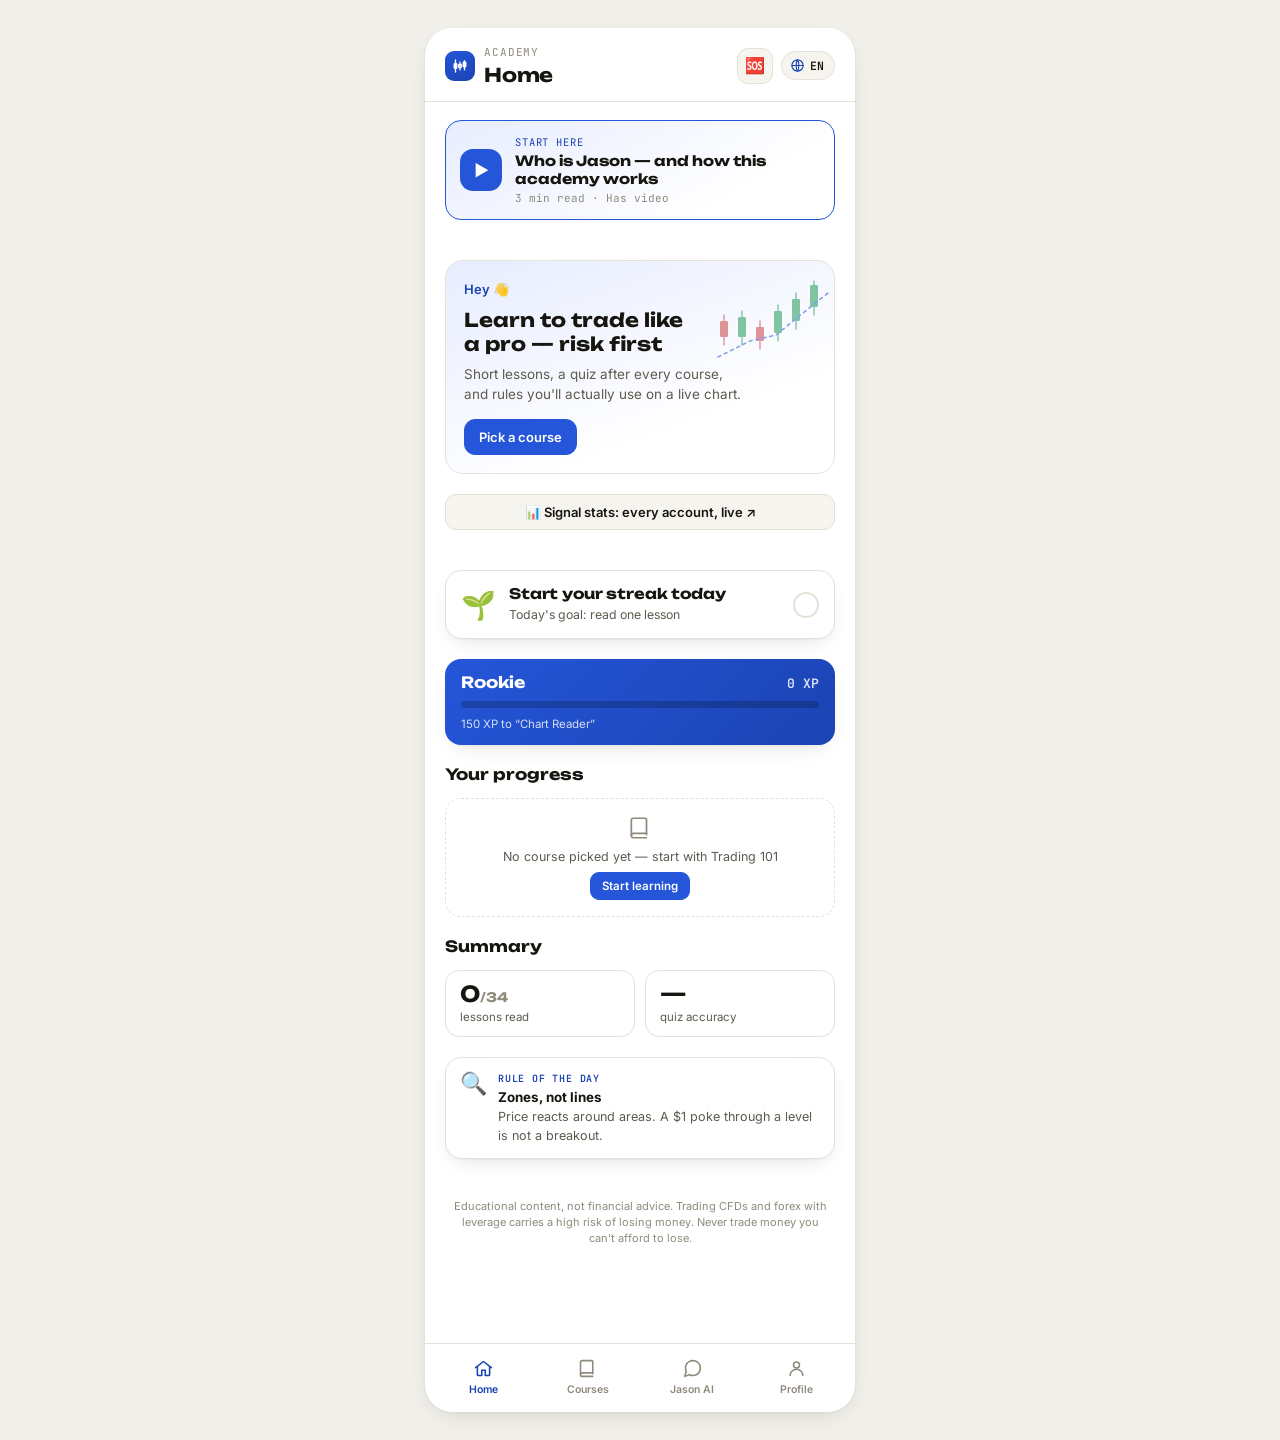
<file: jason/index.html>
<!doctype html>
<html lang="en">
<head>
<title>Jason Trade Academy</title>
<meta charset="utf-8">
<meta name="viewport" content="width=device-width, initial-scale=1, viewport-fit=cover">
<meta name="theme-color" content="#0d0d0f">
<link rel="preconnect" href="https://fonts.googleapis.com">
<link rel="preconnect" href="https://fonts.gstatic.com" crossorigin>
<link href="https://fonts.googleapis.com/css2?family=Unbounded:wght@500;600;700;800&family=Inter:wght@400;500;600;700&family=JetBrains+Mono:wght@400;500;600&display=swap" rel="stylesheet">
<style>
  :root{
    --bg:#f1efe9; --frame:#ffffff; --surface:#ffffff; --surface-2:#f6f4ef; --border:#e5e1d6;
    --ink:#16150f; --ink-muted:#5e5a4f; --ink-faint:#8f8a7c;
    --accent:#b0851f; --accent-ink:#4a3606; --accent-soft:#f7efd9; --accent-strong:#8f6a12; --on-accent:#1c1402;
    --ok:#1f9a55; --ok-soft:#e3f5ea; --warn:#b8860f; --warn-soft:#faf1dc;
    --bad:#cc3f3f; --bad-soft:#fbe6e6; --archive:#8a9096; --archive-soft:#eef0f1;
    --gold:#1f9a55; --gold-soft:#e3f5ea;
    --code-bg:#16150f; --code-ink:#f1ede2; --code-border:transparent; --code-lbl:#e2b94f;
    --tgc-bg1:#eaf4fb; --tgc-bg2:#f4f9fd; --tgc-border:#cfe3f2; --tgc-ink:#10344b; --tgc-ds:#3c5f77; --tgc-lbl:#1c7fb4;
    --shadow: 0 1px 2px rgba(22,21,15,.04), 0 8px 24px -12px rgba(22,21,15,.2);
  }
  @media (prefers-color-scheme: dark){
    :root:not([data-theme="light"]){
      --bg:#08080a; --frame:#0f0f12; --surface:#16161a; --surface-2:#1d1d22; --border:#2a2a30;
      --ink:#f2efe6; --ink-muted:#a6a193; --ink-faint:#716d62;
      --accent:#e2b94f; --accent-ink:#f5e2b0; --accent-soft:#2a220f; --accent-strong:#f0c95e; --on-accent:#1c1402;
      --ok:#3ccf7c; --ok-soft:#10271a; --warn:#e0b545; --warn-soft:#2c2410;
      --bad:#f06464; --bad-soft:#321515; --archive:#8a9198; --archive-soft:#1c2024;
      --gold:#3ccf7c; --gold-soft:#10271a;
      --code-bg:#050506; --code-ink:#f2efe6; --code-border:#2a2a30; --code-lbl:#e2b94f;
      --tgc-bg1:#10212c; --tgc-bg2:#13252f; --tgc-border:#1d3d52; --tgc-ink:#dbeaf5; --tgc-ds:#9dbdd2; --tgc-lbl:#5bb7e8;
      --shadow: 0 1px 2px rgba(0,0,0,.3), 0 12px 28px -14px rgba(0,0,0,.7);
    }
  }
  :root[data-theme="dark"]{
    --bg:#08080a; --frame:#0f0f12; --surface:#16161a; --surface-2:#1d1d22; --border:#2a2a30;
    --ink:#f2efe6; --ink-muted:#a6a193; --ink-faint:#716d62;
    --accent:#e2b94f; --accent-ink:#f5e2b0; --accent-soft:#2a220f; --accent-strong:#f0c95e; --on-accent:#1c1402;
    --ok:#3ccf7c; --ok-soft:#10271a; --warn:#e0b545; --warn-soft:#2c2410;
    --bad:#f06464; --bad-soft:#321515; --archive:#8a9198; --archive-soft:#1c2024;
    --gold:#3ccf7c; --gold-soft:#10271a;
    --code-bg:#050506; --code-ink:#f2efe6; --code-border:#2a2a30; --code-lbl:#e2b94f;
    --tgc-bg1:#10212c; --tgc-bg2:#13252f; --tgc-border:#1d3d52; --tgc-ink:#dbeaf5; --tgc-ds:#9dbdd2; --tgc-lbl:#5bb7e8;
    --shadow: 0 1px 2px rgba(0,0,0,.3), 0 12px 28px -14px rgba(0,0,0,.7);
  }
  *{box-sizing:border-box;}
  body{ margin:0; background:var(--bg); color:var(--ink); font-family:'Inter','Segoe UI',sans-serif; display:flex; justify-content:center; min-height:100%; }
  h1,h2,h3,.disp{ font-family:'Unbounded','Inter',sans-serif; text-wrap:balance; }
  .mono{ font-family:'JetBrains Mono', ui-monospace, monospace; }
  .shell{ width:100%; max-width:432px; min-height:100vh; background:var(--frame); position:relative; display:flex; flex-direction:column; border-inline:1px solid var(--border); isolation:isolate; }
  @media (min-width:433px){ body{ padding-block:28px; } .shell{ min-height:calc(100vh - 56px); border-radius:28px; box-shadow:var(--shadow); overflow:hidden; } }
  .topbar{ position:sticky; top:0; z-index:5; padding:calc(env(safe-area-inset-top,0px) + 16px) 20px 14px; background:var(--frame); border-bottom:1px solid var(--border); display:flex; align-items:center; justify-content:space-between; gap:12px; }
  .topbar .eyebrow{ font-family:'JetBrains Mono',monospace; font-size:11px; letter-spacing:.08em; text-transform:uppercase; color:var(--ink-faint); margin:0 0 2px; }
  .topbar h1{ font-size:19px; margin:0; font-weight:700; letter-spacing:-.01em; }
  .brand{ display:flex; align-items:center; gap:9px; }
  .brand .mark{ width:30px;height:30px;border-radius:9px; background:linear-gradient(155deg,var(--accent),var(--accent-strong)); display:flex;align-items:center;justify-content:center;flex:none; }
  .brand .mark svg{ width:16px;height:16px; }
  .content{ flex:1; overflow-y:auto; padding:18px 20px calc(96px + env(safe-area-inset-bottom,0px)); -webkit-overflow-scrolling:touch; }
  .screen{ display:flex; flex-direction:column; gap:20px; animation:rise .35s ease both; }
  .screen[hidden]{ display:none; }
  @keyframes rise{ from{ opacity:0; transform:translateY(6px);} to{ opacity:1; transform:none;} }
  @media (prefers-reduced-motion: reduce){ .screen{ animation:none; } }
  .tabbar{ position:sticky; bottom:0; z-index:6; display:grid; grid-template-columns:repeat(4,1fr); background:var(--frame); border-top:1px solid var(--border); padding:8px 6px calc(10px + env(safe-area-inset-bottom,0px)); }
  .tab{ appearance:none; border:0; background:none; cursor:pointer; display:flex; flex-direction:column; align-items:center; gap:4px; padding:6px 2px; border-radius:12px; color:var(--ink-faint); font-family:'Inter',sans-serif; font-size:10.5px; font-weight:600; }
  .tab svg{ width:21px; height:21px; stroke:var(--ink-faint); fill:none; stroke-width:1.8; transition:stroke .15s; }
  .tab[aria-current="true"]{ color:var(--accent-strong); }
  .tab[aria-current="true"] svg{ stroke:var(--accent-strong); }
  .tab:active{ background:var(--surface-2); }
  .card{ background:var(--surface); border:1px solid var(--border); border-radius:16px; padding:16px; box-shadow:var(--shadow); }
  .stack{ display:flex; flex-direction:column; gap:12px; }
  .row{ display:flex; align-items:center; gap:10px; }
  .between{ display:flex; align-items:center; justify-content:space-between; gap:10px; }
  p{ margin:0; line-height:1.55; }
  .muted{ color:var(--ink-muted); font-size:13.5px; }
  .faint{ color:var(--ink-faint); }
  .section-title{ display:flex; align-items:baseline; justify-content:space-between; gap:10px; margin-bottom:2px; }
  .section-title h2{ font-size:15.5px; margin:0; }
  .section-title .count{ font-family:'JetBrains Mono',monospace; font-size:11.5px; color:var(--ink-faint); }
  .pill{ display:inline-flex; align-items:center; gap:5px; font-family:'JetBrains Mono',monospace; font-size:10.5px; font-weight:600; padding:3px 8px 3px 6px; border-radius:99px; white-space:nowrap; }
  .pill .dot{ width:6px;height:6px;border-radius:99px; flex:none; }
  .pill.ok{ background:var(--ok-soft); color:var(--ok); } .pill.ok .dot{ background:var(--ok); }
  .pill.info{ background:var(--surface-2); color:var(--ink-muted); border:1px solid var(--border); } .pill.info .dot{ background:var(--ink-faint); }
  .btn{ appearance:none; border:1px solid var(--border); background:var(--surface-2); color:var(--ink); font-family:'Inter',sans-serif; font-weight:600; font-size:13px; padding:9px 14px; border-radius:11px; cursor:pointer; display:inline-flex; align-items:center; justify-content:center; gap:6px; text-decoration:none; }
  .btn:active{ transform:translateY(1px); }
  .btn.primary{ background:var(--accent); border-color:var(--accent); color:var(--on-accent); }
  .btn.gold{ background:var(--gold); border-color:var(--gold); color:#241a02; }
  .btn.ghost{ background:transparent; }
  .btn.sm{ padding:6px 11px; font-size:11.5px; border-radius:9px; }
  .btn.block{ width:100%; }
  .btn:disabled{ opacity:.45; cursor:not-allowed; }
  .btn:focus-visible, .tab:focus-visible, .chip:focus-visible, input:focus-visible, .switch:focus-visible, .q-opt:focus-visible{ outline:2px solid var(--accent); outline-offset:2px; }
  .progress{ height:6px; border-radius:99px; background:var(--surface-2); overflow:hidden; }
  .progress > i{ display:block; height:100%; background:var(--accent); border-radius:99px; }
  .progress.sm{ height:5px; }
  .divider{ height:1px; background:var(--border); border:0; margin:2px 0; }
  .hero{ border-radius:18px; padding:18px; position:relative; overflow:hidden; background:linear-gradient(160deg,var(--accent-soft),var(--surface) 70%); border:1px solid var(--border); }
  .hero .net{ position:absolute; right:-18px; top:-10px; width:150px; height:150px; opacity:.5; }
  .hero .eyebrow{ font-family:'JetBrains Mono',monospace; font-size:11px; letter-spacing:.08em; text-transform:uppercase; color:var(--accent-strong); margin:0 0 8px; }
    #heroGreeting{ font-family:'Inter',sans-serif; font-size:13px; font-weight:600; letter-spacing:0; text-transform:none; }
  .hero h2{ font-size:19px; margin:0 0 8px; max-width:76%; }
  .hero p{ max-width:80%; color:var(--ink-muted); font-size:13.5px; margin-bottom:14px; }
  .stat-grid{ display:grid; grid-template-columns:1fr 1fr; gap:10px; }
  .stat{ background:var(--surface); border:1px solid var(--border); border-radius:14px; padding:12px 14px; }
  .stat .num{ font-family:'Unbounded',sans-serif; font-size:22px; font-weight:700; line-height:1; }
  .stat .lbl{ font-size:11.5px; color:var(--ink-muted); margin-top:5px; }
  .active-banner{ background:linear-gradient(160deg,var(--accent-soft),var(--surface) 78%); border:1px solid var(--accent); border-radius:16px; padding:15px; display:flex; flex-direction:column; gap:10px; }
  .active-banner .eyebrow{ font-family:'JetBrains Mono',monospace; font-size:10.5px; letter-spacing:.07em; text-transform:uppercase; color:var(--accent-strong); }
  .active-banner .name{ font-size:15px; font-weight:700; }
  .active-banner .next{ font-size:12.3px; color:var(--ink-muted); }
  .empty-banner{ border:1.5px dashed var(--border); border-radius:16px; padding:16px; text-align:center; display:flex; flex-direction:column; gap:8px; align-items:center; }
  .empty-banner svg{ width:26px;height:26px; stroke:var(--ink-faint); fill:none; stroke-width:1.6; }
  .syntx{ display:flex; gap:10px; align-items:flex-start; background:var(--accent-soft); border:1px solid var(--accent); border-radius:12px; padding:11px 12px; }
  .syntx .ico{ width:26px;height:26px;border-radius:8px; background:var(--accent); flex:none; display:flex;align-items:center;justify-content:center; margin-top:1px; }
  .syntx .ico svg{ width:14px;height:14px; stroke:var(--on-accent); fill:none; stroke-width:2; }
  .syntx .txt{ flex:1; font-size:12.3px; color:var(--accent-ink); line-height:1.45; }
  .syntx .txt b{ display:block; font-size:12.8px; margin-bottom:2px; }
  .syntx a.btn{ margin-top:8px; }
  .club{ background:linear-gradient(160deg,var(--gold-soft),var(--surface) 75%); border:1px solid var(--gold); border-radius:16px; padding:16px; }
  .club .eyebrow{ font-family:'JetBrains Mono',monospace; font-size:10.5px; letter-spacing:.08em; text-transform:uppercase; color:var(--gold); margin:0 0 6px; }
  .club h3{ font-size:15.5px; margin:0 0 6px; }
  .club p{ font-size:12.8px; color:var(--ink-muted); margin-bottom:10px; }
  .club .price{ font-family:'JetBrains Mono',monospace; font-weight:700; font-size:14px; color:var(--ink); margin-bottom:12px; }
  .club .price span{ color:var(--ink-faint); font-weight:500; font-size:12px; }
  .block-head{ display:flex; align-items:center; gap:10px; margin:6px 0 2px; }
  .block-head .num{ width:26px;height:26px;border-radius:8px; background:var(--accent-soft); color:var(--accent-ink); font-family:'JetBrains Mono',monospace; font-weight:700; font-size:12px; display:flex; align-items:center; justify-content:center; flex:none; }
  .block-head h2{ font-size:14.5px; margin:0; flex:1; }
  .block-head .lvl{ font-family:'JetBrains Mono',monospace; font-size:10px; color:var(--ink-faint); text-transform:uppercase; letter-spacing:.05em; }
  details.course{ background:var(--surface); border:1px solid var(--border); border-radius:16px; overflow:hidden; }
  details.course > summary{ list-style:none; cursor:pointer; padding:14px 16px; display:flex; flex-wrap:wrap; gap:10px 12px; align-items:center; }
  details.course > summary::-webkit-details-marker{ display:none; }
  .course-icon{ width:42px;height:42px;border-radius:12px; flex:none; background:var(--accent-soft); display:flex;align-items:center;justify-content:center; }
  .course-icon svg{ width:20px;height:20px; stroke:var(--accent-strong); fill:none; stroke-width:1.7; }
  .course-meta{ flex:1 1 140px; min-width:0; }
  .course-meta .name{ font-weight:700; font-size:14px; margin-bottom:3px; }
  .course-actions{ display:flex; align-items:center; gap:6px; flex:none; margin-left:auto; }
  .chev{ width:16px;height:16px; stroke:var(--ink-faint); fill:none; stroke-width:2; transition:transform .2s; flex:none; }
  details[open] .chev{ transform:rotate(180deg); }
  .lesson-list{ padding:0 16px 15px; display:flex; flex-direction:column; gap:2px; }
  .lesson-row{ display:flex; align-items:center; gap:10px; padding:9px 6px; border-radius:9px; cursor:pointer; }
  .lesson-row:hover{ background:var(--surface-2); }
  .lesson-check{ width:19px;height:19px;border-radius:6px;border:1.6px solid var(--border); flex:none; display:flex; align-items:center; justify-content:center; background:var(--surface); padding:0; }
  .lesson-check svg{ width:12px;height:12px; stroke:var(--on-accent); fill:none; stroke-width:3; opacity:0; }
  .lesson-check[data-read="true"]{ background:var(--accent); border-color:var(--accent); }
  .lesson-check[data-read="true"] svg{ opacity:1; }
  .lesson-txt{ flex:1; font-size:12.8px; }
  .lesson-txt .n{ color:var(--ink-faint); font-family:'JetBrains Mono',monospace; margin-right:6px; }
  .lesson-video-dot{ width:6px;height:6px;border-radius:99px; background:var(--accent); display:inline-block; margin-right:6px; vertical-align:middle; }
  .lesson-arrow{ width:15px;height:15px; stroke:var(--ink-faint); fill:none; stroke-width:2; flex:none; }
  .quiz-row{ display:flex; align-items:center; gap:9px; margin:6px 6px 2px; padding:10px 11px; border-radius:10px; background:var(--surface-2); border:1px dashed var(--border); cursor:pointer; }
  .quiz-row svg{ width:16px;height:16px; stroke:var(--accent-strong); fill:none; stroke-width:1.8; flex:none; }
  .quiz-row span{ font-size:12px; color:var(--ink); flex:1; }
  .club-mini{ display:flex; align-items:center; gap:9px; margin:4px 6px 2px; padding:9px 10px; border-radius:10px; background:var(--gold-soft); border:1px solid var(--gold); cursor:pointer; }
  .club-mini svg{ width:15px;height:15px; stroke:var(--gold); fill:none; stroke-width:1.8; flex:none; }
  .club-mini span{ font-size:11.5px; color:var(--ink); flex:1; }
  .soon-card{ border:1.5px dashed var(--border); border-radius:16px; padding:14px 16px; display:flex; flex-direction:column; gap:8px; }
  .soon-card .eyebrow{ font-family:'JetBrains Mono',monospace; font-size:10.5px; color:var(--ink-faint); text-transform:uppercase; letter-spacing:.05em; }
  .soon-list{ display:flex; flex-wrap:wrap; gap:7px; }
  .soon-pill{ font-size:11.5px; color:var(--ink-muted); background:var(--surface-2); border:1px solid var(--border); padding:5px 10px; border-radius:99px; }
  .ring{ position:relative; width:76px; height:76px; flex:none; }
  .ring svg{ width:100%;height:100%; transform:rotate(-90deg); }
  .ring circle{ fill:none; stroke-width:7; }
  .ring .bg{ stroke:var(--surface-2); }
  .ring .fg{ stroke:var(--accent); stroke-linecap:round; transition:stroke-dashoffset .4s ease; }
  .ring .num{ position:absolute; inset:0; display:flex; align-items:center; justify-content:center; font-family:'Unbounded',sans-serif; font-weight:700; font-size:15px; }
  .switch{ width:40px; height:23px; border-radius:99px; background:var(--surface-2); border:1px solid var(--border); position:relative; cursor:pointer; flex:none; }
  .switch i{ position:absolute; top:2px; left:2px; width:17px; height:17px; border-radius:99px; background:var(--ink-faint); transition:.18s; }
  .switch[aria-pressed="true"]{ background:var(--accent-soft); border-color:var(--accent); }
  .switch[aria-pressed="true"] i{ transform:translateX(17px); background:var(--accent); }
  .prof-course-row{ display:flex; align-items:center; gap:11px; padding:9px 0; }
  .prof-course-row .info{ flex:1; min-width:0; }
  .prof-course-row .info .between{ margin-bottom:5px; }
  .prof-course-row .info b{ font-size:12.8px; }
  .status-pill{ font-family:'JetBrains Mono',monospace; font-size:10px; padding:2px 7px; border-radius:99px; white-space:nowrap; }
  .status-pill.new{ background:var(--surface-2); color:var(--ink-faint); }
  .status-pill.progress{ background:var(--accent-soft); color:var(--accent-ink); }
  .status-pill.done{ background:var(--ok-soft); color:var(--ok); }
  code.inline{ font-family:'JetBrains Mono',monospace; font-size:11.5px; background:var(--surface-2); border:1px solid var(--border); padding:1px 6px; border-radius:6px; }
  .toast{ position:fixed; left:50%; bottom:calc(96px + env(safe-area-inset-bottom,0px)); transform:translate(-50%,8px); background:var(--ink); color:var(--bg); font-size:12.5px; font-weight:600; padding:9px 16px; border-radius:99px; opacity:0; pointer-events:none; transition:.2s; z-index:40; white-space:nowrap; max-width:88%; text-align:center; }
  .toast.show{ opacity:1; transform:translate(-50%,0); }

    .gate-overlay{ position:fixed; top:0; bottom:0; left:0; right:0; margin:0 auto; max-width:432px; z-index:50; background:var(--frame); display:flex; align-items:center; justify-content:center; padding:24px; }
  .gate-overlay[hidden]{ display:none; }
  .gate-box{ max-width:320px; width:100%; display:flex; flex-direction:column; gap:12px; text-align:center; }
  .gate-box .gate-ico{ font-size:42px; line-height:1; }
  .gate-box h2{ font-size:18px; margin:0; }
  .gate-box p{ font-size:13.2px; line-height:1.5; }
  .gate-box .btn{ margin-top:2px; }

    .streak-card{ display:flex; align-items:center; gap:13px; background:var(--surface); border:1px solid var(--border); border-radius:16px; padding:14px 15px; box-shadow:var(--shadow); }
  .streak-card.done{ border-color:var(--ok); background:linear-gradient(135deg,var(--ok-soft),var(--surface) 70%); }
  .streak-card .st-flame{ font-size:28px; line-height:1; flex:none; }
  .streak-card .st-txt{ flex:1; min-width:0; display:flex; flex-direction:column; gap:3px; }
  .streak-card .st-txt b{ font-family:'Unbounded','Inter',sans-serif; font-size:14.5px; font-weight:700; letter-spacing:-.01em; }
  .streak-card .st-txt span{ font-size:12.3px; color:var(--ink-muted); line-height:1.4; }
  .streak-card .st-goal{ flex:none; width:26px; height:26px; border-radius:99px; border:2px solid var(--border); display:flex; align-items:center; justify-content:center; color:var(--on-accent); }
  .streak-card.done .st-goal{ background:var(--ok); border-color:var(--ok); color:#fff; }
  .streak-card .st-goal svg{ width:14px; height:14px; }

    .xp-card{ background:linear-gradient(135deg,var(--accent),var(--accent-strong)); color:var(--on-accent); border-radius:16px; padding:14px 16px; display:flex; flex-direction:column; gap:9px; box-shadow:var(--shadow); }
  .xp-card .xp-top{ display:flex; align-items:baseline; justify-content:space-between; gap:10px; }
  .xp-card .xp-lvl{ font-family:'Unbounded','Inter',sans-serif; font-size:15.5px; font-weight:700; letter-spacing:-.01em; }
  .xp-card .xp-num{ font-family:'JetBrains Mono',monospace; font-size:13px; font-weight:600; opacity:.85; }
  .xp-card .xp-bar{ height:7px; border-radius:99px; background:rgba(4,33,31,.18); overflow:hidden; }
  .xp-card .xp-bar > i{ display:block; height:100%; border-radius:99px; background:var(--on-accent); transition:width .5s cubic-bezier(.2,.8,.3,1); }
  .xp-card .xp-hint{ font-size:11.5px; opacity:.8; }
  .ach-grid{ display:grid; grid-template-columns:repeat(3,1fr); gap:9px; }
  .ach{ background:var(--surface); border:1px solid var(--border); border-radius:14px; padding:11px 8px; text-align:center; display:flex; flex-direction:column; align-items:center; gap:5px; opacity:.45; filter:grayscale(1); transition:.25s; }
  .ach.on{ opacity:1; filter:none; border-color:var(--accent); background:var(--accent-soft); }
  .ach .ico{ font-size:21px; line-height:1; }
  .ach .nm{ font-size:10.8px; font-weight:600; line-height:1.25; }
  .ach-pop{ position:fixed; left:50%; top:22%; transform:translate(-50%,-10px) scale(.94); background:var(--frame); border:1px solid var(--accent); border-radius:18px; padding:18px 22px; display:flex; flex-direction:column; align-items:center; gap:6px; box-shadow:0 20px 50px -18px rgba(0,0,0,.55); opacity:0; pointer-events:none; transition:.28s cubic-bezier(.2,.8,.3,1); z-index:60; max-width:80%; text-align:center; }
  .ach-pop.show{ opacity:1; transform:translate(-50%,0) scale(1); }
  .ach-pop .ico{ font-size:38px; line-height:1; }
  .ach-pop .lbl{ font-family:'JetBrains Mono',monospace; font-size:10.5px; letter-spacing:.08em; text-transform:uppercase; color:var(--accent-strong); }
  .ach-pop .nm{ font-family:'Unbounded','Inter',sans-serif; font-size:15px; font-weight:700; }
  .ach-pop .ds{ font-size:12px; color:var(--ink-muted); }
  .lesson-overlay{ position:fixed; top:0; bottom:0; left:0; right:0; margin:0 auto; width:100%; max-width:432px; height:100%; z-index:30; background:var(--frame); display:flex; flex-direction:column; }
  body.ov-open{ overflow:hidden; }
  .lesson-overlay[hidden]{ display:none; }
  .lesson-head{ flex:none; z-index:2; display:flex; align-items:center; gap:10px; padding:calc(env(safe-area-inset-top,0px) + 14px) 16px 12px; background:var(--frame); border-bottom:1px solid var(--border); }
  .back-btn{ appearance:none; border:1px solid var(--border); background:var(--surface-2); color:var(--ink); width:34px; height:34px; border-radius:10px; display:flex; align-items:center; justify-content:center; cursor:pointer; flex:none; }
  .back-btn svg{ width:17px;height:17px; stroke:var(--ink); fill:none; stroke-width:2; }
  .lesson-head-txt{ min-width:0; flex:1; }
  .lesson-head-txt .k{ font-family:'JetBrains Mono',monospace; font-size:10.5px; color:var(--ink-faint); text-transform:uppercase; letter-spacing:.06em; }
  .lesson-head-txt .t{ font-size:14px; font-weight:700; white-space:nowrap; overflow:hidden; text-overflow:ellipsis; }
  .lesson-scroll{ flex:1; min-height:0; overscroll-behavior:contain; overflow-y:auto; padding:18px 20px 24px; display:flex; flex-direction:column; gap:16px; -webkit-overflow-scrolling:touch; }
  .lesson-scroll > *{ flex-shrink:0; }
  .lesson-scroll h3{ font-size:16.5px; margin:0; }
  .lesson-scroll .body-txt{ display:flex; flex-direction:column; gap:10px; font-size:13.8px; color:var(--ink); }
    .lsn-h{ font-family:'Unbounded','Inter',sans-serif; font-size:14.5px; font-weight:700; letter-spacing:-.01em; margin:10px 0 0; }
  .lsn-step{ display:flex; gap:11px; align-items:flex-start; background:var(--surface-2); border:1px solid var(--border); border-radius:14px; padding:12px 13px; }
  .lsn-step .n{ flex:none; width:23px; height:23px; border-radius:8px; background:var(--accent); color:var(--on-accent); font-family:'JetBrains Mono',monospace; font-size:12px; font-weight:700; display:flex; align-items:center; justify-content:center; }
  .lsn-step .c{ display:flex; flex-direction:column; gap:3px; min-width:0; }
  .lsn-step .c b{ font-size:13.5px; font-weight:700; line-height:1.35; }
  .lsn-step .c span{ font-size:13px; color:var(--ink-muted); line-height:1.5; }
  .lsn-list{ margin:0; padding-left:19px; display:flex; flex-direction:column; gap:5px; }
  .lsn-list li{ font-size:13.5px; line-height:1.5; }
  .lsn-note{ background:var(--accent-soft); border-left:3px solid var(--accent); border-radius:0 12px 12px 0; padding:11px 13px; font-size:13px; line-height:1.5; color:var(--accent-ink); }
  .lsn-note.warn{ background:var(--warn-soft); border-left-color:var(--warn); color:var(--ink); }
  .lsn-task{ background:var(--ok-soft); border:1px solid var(--ok); border-radius:14px; padding:12px 13px; font-size:13.2px; line-height:1.5; display:flex; flex-direction:column; gap:5px; }
  .lsn-task .lbl{ font-family:'JetBrains Mono',monospace; font-size:10.5px; letter-spacing:.08em; text-transform:uppercase; color:var(--ok); font-weight:600; }
    .lsn-prompt{ background:var(--code-bg); border:1px solid var(--code-border); border-radius:14px; padding:12px 13px; display:flex; flex-direction:column; gap:9px; }
  .lsn-prompt .lbl{ font-family:'JetBrains Mono',monospace; font-size:10.5px; letter-spacing:.06em; text-transform:uppercase; color:var(--code-lbl); font-weight:600; }
  .lsn-prompt pre{ margin:0; font-family:'JetBrains Mono',monospace; font-size:11.8px; line-height:1.62; color:var(--code-ink); white-space:pre-wrap; word-break:break-word; }
  .lsn-prompt .copy-prompt{ align-self:flex-start; border-color:rgba(255,255,255,.28); color:var(--code-ink); background:transparent; }
  .lsn-prompt .copy-prompt:active{ background:rgba(255,255,255,.12); }
    .lsn-links{ background:var(--surface-2); border:1px solid var(--border); border-radius:14px; padding:12px 13px; display:flex; flex-direction:column; gap:2px; }
  .lsn-links .lbl{ font-family:'JetBrains Mono',monospace; font-size:10.5px; letter-spacing:.08em; text-transform:uppercase; color:var(--ink-faint); font-weight:600; margin-bottom:6px; }
  .lsn-svc{ display:flex; align-items:center; gap:10px; padding:9px 0; border-top:1px solid var(--border); }
  .lsn-svc:nth-of-type(1){ border-top:0; padding-top:0; }
  .lsn-svc .svc-txt{ flex:1; min-width:0; display:flex; flex-direction:column; gap:2px; }
  .lsn-svc .svc-txt b{ font-size:13.2px; font-weight:700; }
  .lsn-svc .svc-txt span{ font-size:12.2px; color:var(--ink-muted); line-height:1.45; }
  .lsn-svc .btn{ flex:none; }
  .lsn-svc.syntx-row{ margin-top:2px; border-top:1px solid var(--accent); }
  .lsn-svc.syntx-row .svc-txt b{ color:var(--accent-strong); }
  .lsn-stream{ display:flex; gap:12px; align-items:flex-start; background:linear-gradient(135deg,var(--tgc-bg1),var(--tgc-bg2)); border:1px solid var(--tgc-border); border-radius:16px; padding:13px 14px; }
  .lsn-stream .tg-ico{ flex:none; width:32px; height:32px; border-radius:10px; background:#2ea0da; color:#fff; display:flex; align-items:center; justify-content:center; }
  .lsn-stream .tg-ico svg{ width:18px; height:18px; }
  .lsn-stream .txt{ display:flex; flex-direction:column; gap:4px; min-width:0; }
  .lsn-stream .lbl{ font-family:'JetBrains Mono',monospace; font-size:10px; letter-spacing:.08em; text-transform:uppercase; color:var(--tgc-lbl); font-weight:600; }
  .lsn-stream b{ font-size:13.6px; font-weight:700; line-height:1.35; color:var(--tgc-ink); }
  .lsn-stream .ds{ font-size:12.6px; line-height:1.5; color:var(--tgc-ds); }
  .lsn-stream .open-stream{ align-self:flex-start; margin-top:5px; background:#2ea0da; color:#fff; border-color:#2ea0da; }
    .video-wrap{ position:relative; width:100%; height:0; padding-top:56.25%; flex:none; border-radius:14px; overflow:hidden; background:#0b0e10; border:1px solid var(--border); }
  .video-native{ position:absolute; inset:0; width:100%; height:100%; background:#000; z-index:2; }
  .video-wrap iframe{ position:absolute; inset:0; width:100%; height:100%; border:0; z-index:2; }
  .video-thumb{ position:absolute; inset:0; width:100%; height:100%; object-fit:cover; }
  .video-play{ position:absolute; inset:0; width:100%; height:100%; border:0; background:linear-gradient(180deg,rgba(0,0,0,.15),rgba(0,0,0,.55)); cursor:pointer; display:flex; flex-direction:column; align-items:center; justify-content:center; gap:9px; color:#fff; font-family:'Inter',sans-serif; }
  .video-play .ico{ width:52px; height:52px; border-radius:99px; background:rgba(255,255,255,.95); color:#0b0e10; display:flex; align-items:center; justify-content:center; box-shadow:0 6px 20px -6px rgba(0,0,0,.6); transition:transform .18s; }
  .video-play .ico svg{ width:26px; height:26px; margin-left:3px; }
  .video-play .lbl{ font-size:12.5px; font-weight:600; letter-spacing:.01em; text-shadow:0 1px 6px rgba(0,0,0,.5); }
  .video-play:active .ico{ transform:scale(.92); }
  .video-wrap.playing .video-play, .video-wrap.playing .video-thumb{ display:none; }
  .video-wrap.blocked .video-play .lbl::after{ content:' — opens in YouTube'; font-weight:400; opacity:.85; }
  .video-link-row{ display:flex; justify-content:flex-end; }
  .video-link-row a{ font-size:11.5px; color:var(--accent-strong); text-decoration:none; font-weight:600; display:inline-flex; align-items:center; gap:4px; }
  .video-empty{ border:1.5px dashed var(--border); border-radius:14px; padding:16px; display:flex; flex-direction:column; gap:10px; align-items:center; text-align:center; background:var(--surface-2); }
  .video-empty svg{ width:26px;height:26px; stroke:var(--ink-faint); fill:none; stroke-width:1.6; }
  .video-empty .add-row{ display:flex; gap:7px; width:100%; }
  .video-empty .add-row input{ flex:1; font-family:'Inter',sans-serif; font-size:12.5px; background:var(--surface); border:1px solid var(--border); border-radius:9px; padding:8px 10px; min-width:0; }
  .quiz-head{ display:flex; align-items:center; gap:8px; }
  .quiz-head svg{ width:16px;height:16px; stroke:var(--accent-strong); fill:none; stroke-width:1.9; }
  .quiz-head b{ font-size:13.5px; }
  .quiz-q{ background:var(--surface-2); border:1px solid var(--border); border-radius:13px; padding:13px; display:flex; flex-direction:column; gap:9px; }
  .q-text{ font-size:13px; font-weight:600; line-height:1.4; }
  .q-opts{ display:flex; flex-direction:column; gap:7px; }
  .q-opt{ appearance:none; text-align:left; width:100%; background:var(--surface); border:1.5px solid var(--border); color:var(--ink); font-family:'Inter',sans-serif; font-size:12.6px; padding:9px 11px; border-radius:10px; cursor:pointer; display:flex; align-items:center; justify-content:space-between; gap:8px; }
  .q-opt .mark{ width:16px;height:16px; border-radius:99px; border:1.6px solid var(--border); flex:none; }
  .q-opt.correct{ border-color:var(--ok); background:var(--ok-soft); color:var(--ok); }
  .q-opt.correct .mark{ border-color:var(--ok); background:var(--ok); }
  .q-opt.incorrect{ border-color:var(--bad); background:var(--bad-soft); color:var(--bad); }
  .q-opt.incorrect .mark{ border-color:var(--bad); background:var(--bad); }
  .q-opt[disabled]{ cursor:default; }
  .q-explain{ font-size:11.8px; color:var(--ink-muted); padding-top:2px; }
  .q-explain[hidden]{ display:none; }
  .lesson-actions{ flex:none; padding:12px 20px calc(14px + env(safe-area-inset-bottom,0px)); background:var(--frame); border-top:1px solid var(--border); }
  #screen-assistant{ height:var(--chat-avail-h, 62vh); }
  #screen-assistant .muted{ flex:none; }
  .chat-log{ flex:1; min-height:0; display:flex; flex-direction:column; justify-content:flex-end; gap:10px; overflow-y:auto; -webkit-overflow-scrolling:touch; padding-right:2px; }
  .chat-msg{ padding:10px 13px; border-radius:14px; font-size:13.3px; line-height:1.48; max-width:88%; white-space:pre-wrap; flex:none; }
  .chat-msg.user{ align-self:flex-end; background:var(--accent); color:var(--on-accent); border-bottom-right-radius:4px; }
  .chat-msg.bot{ align-self:flex-start; background:var(--surface-2); border:1px solid var(--border); border-bottom-right-radius:14px; border-bottom-left-radius:4px; }
  .chat-msg.typing{ align-self:flex-start; color:var(--ink-faint); font-style:italic; }
  .chat-row{ display:flex; gap:8px; flex:none; }
  .chat-row input{ flex:1; min-width:0; font-family:'Inter',sans-serif; font-size:13.5px; background:var(--surface-2); border:1px solid var(--border); border-radius:12px; padding:10px 13px; color:var(--ink); }
  .chat-row button{ width:44px; height:44px; border-radius:12px; flex:none; font-size:17px; padding:0; }

  /* ---- Jason Academy additions ---- */
  body{ font-family:'Inter','Segoe UI',sans-serif; }
  .btn.gold{ color:#04150b; }
  .brand .mark svg{ width:18px; height:18px; }
  .hero{ background:linear-gradient(160deg,var(--accent-soft),var(--surface) 72%); }
  .hero .chart{ position:absolute; right:-6px; top:10px; width:130px; height:110px; opacity:.55; }
  .risk-note{ font-size:11px; line-height:1.45; color:var(--ink-faint); text-align:center; padding:0 6px; }
  .tip-card{ display:flex; gap:11px; align-items:flex-start; background:var(--surface); border:1px solid var(--border); border-radius:16px; padding:13px 14px; box-shadow:var(--shadow); }
  .tip-card .ico{ font-size:22px; line-height:1; flex:none; margin-top:1px; }
  .tip-card .txt{ display:flex; flex-direction:column; gap:3px; }
  .tip-card .lbl{ font-family:'JetBrains Mono',monospace; font-size:10px; letter-spacing:.08em; text-transform:uppercase; color:var(--accent-strong); font-weight:600; }
  .tip-card b{ font-size:13.4px; }
  .tip-card span{ font-size:12.6px; color:var(--ink-muted); line-height:1.5; }
  /* calculators */
  .calc-grid{ display:grid; grid-template-columns:1fr 1fr; gap:9px; }
  .fld{ display:flex; flex-direction:column; gap:4px; min-width:0; }
  .fld.full{ grid-column:1 / -1; }
  .fld label{ font-size:11px; font-weight:600; color:var(--ink-muted); }
  .fld input, .fld select{ font-family:'JetBrains Mono',monospace; font-size:13.5px; background:var(--surface-2); color:var(--ink); border:1px solid var(--border); border-radius:10px; padding:9px 10px; width:100%; min-width:0; }
  .fld select{ font-family:'Inter',sans-serif; }
  .calc-out{ background:var(--surface-2); border:1px solid var(--border); border-radius:12px; padding:12px; display:grid; grid-template-columns:1fr 1fr; gap:10px; }
  .calc-out .k{ font-size:10.5px; color:var(--ink-faint); font-family:'JetBrains Mono',monospace; text-transform:uppercase; letter-spacing:.05em; }
  .calc-out .v{ font-family:'Unbounded',sans-serif; font-size:17px; font-weight:700; margin-top:3px; }
  .calc-out .v.ok{ color:var(--ok); } .calc-out .v.bad{ color:var(--bad); } .calc-out .v.acc{ color:var(--accent-strong); }
  .calc-msg{ font-size:12px; line-height:1.45; color:var(--ink-muted); }
  .calc-msg.bad{ color:var(--bad); }
  .dd-table{ width:100%; border-collapse:collapse; font-family:'JetBrains Mono',monospace; font-size:12.3px; }
  .dd-table th{ text-align:left; font-size:10.5px; color:var(--ink-faint); font-weight:600; padding:0 0 6px; text-transform:uppercase; letter-spacing:.05em; }
  .dd-table td{ padding:7px 0; border-top:1px solid var(--border); }
  .dd-table td:last-child, .dd-table th:last-child{ text-align:right; }
  .dd-bar{ height:5px; border-radius:99px; background:var(--bad); opacity:.75; margin-top:4px; }
  .seg{ display:flex; background:var(--surface-2); border:1px solid var(--border); border-radius:11px; padding:3px; gap:3px; }
  .seg button{ flex:1; appearance:none; border:0; background:transparent; color:var(--ink-muted); font-family:'Inter',sans-serif; font-weight:600; font-size:12px; padding:7px 4px; border-radius:8px; cursor:pointer; }
  .seg button[aria-pressed="true"]{ background:var(--surface); color:var(--ink); box-shadow:var(--shadow); }
  .tool-panel[hidden]{ display:none; }
  .lang-btn{ appearance:none; display:inline-flex; align-items:center; gap:5px; border:1px solid var(--border); background:var(--surface-2); color:var(--ink); border-radius:99px; padding:6px 10px 6px 8px; font-family:'JetBrains Mono',monospace; font-size:11.5px; font-weight:600; cursor:pointer; }
  .lang-btn svg{ width:15px; height:15px; color:var(--accent-strong); }
  .lang-sheet{ position:fixed; inset:0; justify-content:center; z-index:70; background:rgba(0,0,0,.45); display:flex; align-items:flex-end; }
  .lang-sheet[hidden]{ display:none; }
  .lang-box{ width:100%; max-width:432px; background:var(--frame); border-radius:20px 20px 0 0; padding:18px 18px calc(22px + env(safe-area-inset-bottom,0px)); display:flex; flex-direction:column; gap:10px; animation:rise .2s ease both; }
  .lang-box .eyebrow{ font-family:'JetBrains Mono',monospace; font-size:10.5px; letter-spacing:.08em; text-transform:uppercase; color:var(--ink-faint); margin:0; }
  #langList{ display:flex; flex-direction:column; gap:7px; }
  .lang-opt{ appearance:none; display:flex; align-items:center; gap:11px; width:100%; text-align:left; background:var(--surface-2); border:1.5px solid var(--border); color:var(--ink); border-radius:13px; padding:12px 14px; font-family:'Inter',sans-serif; font-size:14.5px; font-weight:600; cursor:pointer; }
  .lang-opt .fl{ font-size:20px; line-height:1; }
  .lang-opt[aria-pressed="true"]{ border-color:var(--accent); background:var(--accent-soft); }

  /* ---- brand palettes (accent only; neutrals stay) ---- */
  :root[data-palette="royal"]{ --accent:#2556d9; --accent-strong:#1b44b3; --accent-soft:#e7edff; --accent-ink:#0f2a70; --on-accent:#ffffff; --code-lbl:#7a9cff; --gold:#1f9a55; --gold-soft:#e3f5ea; }
  :root[data-palette="emerald"]{ --accent:#0f9d6e; --accent-strong:#0b7f58; --accent-soft:#e1f6ee; --accent-ink:#064a33; --on-accent:#ffffff; --code-lbl:#3fe0a4; --gold:#6d4aff; --gold-soft:#efeaff; }
  :root[data-palette="violet"]{ --accent:#6d4aff; --accent-strong:#5635e0; --accent-soft:#efeaff; --accent-ink:#2b1a7a; --on-accent:#ffffff; --code-lbl:#a58cff; --gold:#1f9a55; --gold-soft:#e3f5ea; }
  @media (prefers-color-scheme: dark){
    :root[data-palette="royal"]:not([data-theme="light"]){ --accent:#4f7dff; --accent-strong:#7a9cff; --accent-soft:#121b36; --accent-ink:#c9d6ff; --on-accent:#ffffff; --gold:#3ccf7c; --gold-soft:#10271a; }
    :root[data-palette="emerald"]:not([data-theme="light"]){ --accent:#22c58b; --accent-strong:#3fe0a4; --accent-soft:#0e2a20; --accent-ink:#b8f2da; --on-accent:#03140d; --gold:#8b6bff; --gold-soft:#1d1638; }
    :root[data-palette="violet"]:not([data-theme="light"]){ --accent:#8b6bff; --accent-strong:#a58cff; --accent-soft:#1d1638; --accent-ink:#dcd2ff; --on-accent:#ffffff; --gold:#3ccf7c; --gold-soft:#10271a; }
  }
  :root[data-palette="royal"][data-theme="dark"]{ --accent:#4f7dff; --accent-strong:#7a9cff; --accent-soft:#121b36; --accent-ink:#c9d6ff; --on-accent:#ffffff; --gold:#3ccf7c; --gold-soft:#10271a; }
  :root[data-palette="emerald"][data-theme="dark"]{ --accent:#22c58b; --accent-strong:#3fe0a4; --accent-soft:#0e2a20; --accent-ink:#b8f2da; --on-accent:#03140d; --gold:#8b6bff; --gold-soft:#1d1638; }
  :root[data-palette="violet"][data-theme="dark"]{ --accent:#8b6bff; --accent-strong:#a58cff; --accent-soft:#1d1638; --accent-ink:#dcd2ff; --on-accent:#ffffff; --gold:#3ccf7c; --gold-soft:#10271a; }
  .xp-card .xp-bar{ background:rgba(0,0,0,.2); }
  .btn.gold{ color:#111; }

  /* ---- goal widget ---- */
  .goal-card{ background:linear-gradient(150deg,var(--accent-soft),var(--surface) 75%); border:1px solid var(--accent); border-radius:18px; padding:15px 16px; display:flex; flex-direction:column; gap:10px; box-shadow:var(--shadow); }
  .goal-top{ display:flex; align-items:flex-start; gap:12px; }
  .goal-txt{ flex:1; min-width:0; display:flex; flex-direction:column; gap:3px; }
  .goal-txt .lbl{ font-family:'JetBrains Mono',monospace; font-size:10.5px; letter-spacing:.07em; text-transform:uppercase; color:var(--accent-strong); font-weight:600; }
  .goal-txt b{ font-family:'Unbounded','Inter',sans-serif; font-size:15.5px; line-height:1.25; overflow-wrap:anywhere; }
  .goal-nums{ font-family:'JetBrains Mono',monospace; font-size:12px; color:var(--ink-muted); }
  .goal-pct{ font-family:'Unbounded',sans-serif; font-size:26px; font-weight:800; color:var(--accent-strong); line-height:1; }
  .goal-bar{ height:9px; border-radius:99px; background:var(--surface-2); overflow:hidden; border:1px solid var(--border); }
  .goal-bar > i{ display:block; height:100%; background:linear-gradient(90deg,var(--accent),var(--accent-strong)); border-radius:99px; transition:width .5s ease; }
  .goal-foot{ display:flex; align-items:center; justify-content:space-between; gap:8px; font-size:11.5px; color:var(--ink-faint); }
  .goal-warn{ font-size:11.5px; line-height:1.45; color:var(--warn); background:var(--warn-soft); border-radius:10px; padding:8px 10px; }

  /* ---- lock banner / gate ---- */
  .lock-banner{ display:flex; align-items:center; gap:11px; background:var(--surface); border:1.5px dashed var(--accent); border-radius:16px; padding:12px 13px; }
  .lock-banner .ico{ font-size:22px; }
  .lock-banner .txt{ flex:1; min-width:0; display:flex; flex-direction:column; gap:2px; }
  .lock-banner .txt b{ font-size:13.4px; }
  .lock-banner .txt span{ font-size:12px; color:var(--ink-muted); line-height:1.4; }
  .gate-sheet{ position:relative; text-align:left; }
  .gate-sheet .gate-ico{ font-size:34px; }
  .gate-sheet h2{ font-size:18px; margin:0; }
  .gate-sheet p{ font-size:13px; }
  .g-step{ display:flex; gap:11px; align-items:flex-start; background:var(--surface-2); border:1px solid var(--border); border-radius:14px; padding:12px; }
  .g-step .n{ flex:none; width:24px; height:24px; border-radius:8px; background:var(--accent); color:var(--on-accent); display:flex; align-items:center; justify-content:center; font-family:'JetBrains Mono',monospace; font-weight:700; font-size:12px; }
  .g-step > div{ flex:1; min-width:0; display:flex; flex-direction:column; gap:8px; }
  .g-step b{ font-size:13.2px; }
  .g-input{ flex:1; min-width:0; font-family:'JetBrains Mono',monospace; font-size:14px; background:var(--surface); color:var(--ink); border:1px solid var(--border); border-radius:10px; padding:9px 11px; }
  .gate-rej{ color:var(--bad); font-size:12.5px; }
  .sheet-x{ position:absolute; right:12px; top:10px; appearance:none; border:0; background:var(--surface-2); color:var(--ink-muted); width:30px; height:30px; border-radius:99px; font-size:18px; cursor:pointer; }
  .lang-box{ position:relative; max-height:88vh; overflow-y:auto; }

  /* ---- onboarding ---- */
  .onb-overlay{ position:fixed; inset:0; z-index:80; background:var(--frame); display:flex; justify-content:center; }
  .onb-overlay[hidden]{ display:none; }
  .onb-box{ width:100%; max-width:432px; padding:calc(env(safe-area-inset-top,0px) + 22px) 20px calc(22px + env(safe-area-inset-bottom,0px)); display:flex; flex-direction:column; gap:14px; overflow-y:auto; animation:rise .25s ease both; }
  .onb-dots{ display:flex; gap:5px; }
  .onb-dots i{ flex:1; height:4px; border-radius:99px; background:var(--surface-2); }
  .onb-dots i.on{ background:var(--accent); }
  .onb-hero{ font-size:44px; margin-top:18px; }
  .onb-box h2{ font-size:20px; margin:6px 0 0; line-height:1.25; }
  .onb-opts{ display:flex; flex-direction:column; gap:9px; }
  .onb-opt{ appearance:none; text-align:left; background:var(--surface-2); border:1.5px solid var(--border); color:var(--ink); border-radius:14px; padding:14px 15px; font-family:'Inter',sans-serif; font-size:14.5px; font-weight:600; cursor:pointer; }
  .onb-opt.sel{ border-color:var(--accent); background:var(--accent-soft); }
  .onb-actions{ display:flex; justify-content:space-between; gap:10px; margin-top:auto; padding-top:10px; }
  .onb-actions .btn{ min-width:120px; padding:12px 16px; font-size:14px; }
  .onb-box .fld input{ font-family:'Inter',sans-serif; font-size:15px; background:var(--surface-2); color:var(--ink); border:1px solid var(--border); border-radius:12px; padding:11px 12px; width:100%; }
  .onb-chips, .chat-chips{ display:flex; flex-wrap:wrap; gap:7px; }
  .chip{ appearance:none; border:1px solid var(--border); background:var(--surface-2); color:var(--ink); border-radius:99px; padding:7px 12px; font-family:'Inter',sans-serif; font-size:12.5px; font-weight:600; cursor:pointer; }
  .chip:active{ background:var(--accent-soft); border-color:var(--accent); }
  .chat-chips{ flex:none; flex-wrap:nowrap; overflow-x:auto; padding-bottom:2px; }
  .chat-chips .chip{ white-space:nowrap; font-size:12px; }

  /* ---- ledger ---- */
  .led-list{ display:flex; flex-direction:column; }
  .led-row{ display:flex; align-items:center; gap:10px; padding:9px 0; border-top:1px solid var(--border); font-size:13px; }
  .led-t{ font-family:'JetBrains Mono',monospace; font-size:10.5px; padding:2px 7px; border-radius:99px; background:var(--surface-2); }
  .led-t.deposit{ color:var(--ok); background:var(--ok-soft); } .led-t.withdrawal{ color:var(--bad); background:var(--bad-soft); } .led-t.balance{ color:var(--accent-strong); background:var(--accent-soft); }
  .led-d{ flex:1; color:var(--ink-faint); font-size:11.5px; }
  .led-x{ appearance:none; border:0; background:none; color:var(--ink-faint); font-size:18px; cursor:pointer; padding:0 4px; }

  /* ---- referral / club ---- */
  .club-btn{ padding:13px 16px; font-size:14px; }
  .ref-link{ font-size:12px; background:var(--surface-2); border:1px solid var(--border); border-radius:10px; padding:9px 11px; overflow-wrap:anywhere; }
  .ref-tiers{ display:flex; flex-direction:column; gap:6px; }
  .ref-tier{ display:flex; align-items:center; gap:10px; background:var(--surface-2); border:1px solid var(--border); border-radius:11px; padding:8px 11px; font-size:12.5px; }
  .ref-tier .n{ flex:none; width:26px; height:26px; border-radius:99px; background:var(--surface); border:1px solid var(--border); display:flex; align-items:center; justify-content:center; font-family:'JetBrains Mono',monospace; font-weight:700; font-size:12px; }
  .ref-tier .d{ flex:1; }
  .ref-tier.on{ border-color:var(--ok); background:var(--ok-soft); }
  .ref-tier.on .n{ background:var(--ok); color:#fff; border-color:var(--ok); }
  .ref-tier .ok{ color:var(--ok); font-weight:700; }

  /* ---- chat cards, Jason notes ---- */
  .art-card{ align-self:flex-start; max-width:92%; background:var(--surface); border:1px solid var(--accent); border-radius:14px; padding:11px 13px; display:flex; flex-direction:column; gap:6px; flex:none; }
  .art-card .lbl{ font-family:'JetBrains Mono',monospace; font-size:10px; letter-spacing:.08em; text-transform:uppercase; color:var(--accent-strong); font-weight:600; }
  .art-card b{ font-size:13.5px; }
  .art-card p{ font-size:12.8px; color:var(--ink-muted); line-height:1.5; }
  .art-card .btn{ align-self:flex-start; }
  .art-card.mgr{ border-color:var(--gold); }
  .art-card.mgr .lbl{ color:var(--gold); }
  .jason-note{ background:var(--surface-2); border-left:3px solid var(--accent); border-radius:0 12px 12px 0; padding:10px 12px; font-size:12.8px; line-height:1.5; color:var(--ink-muted); }
  .jason-note .who{ display:block; font-family:'JetBrains Mono',monospace; font-size:10px; letter-spacing:.08em; text-transform:uppercase; color:var(--accent-strong); font-weight:700; margin-bottom:3px; }
  /* top bar: support + language */
  .top-actions{ display:flex; align-items:center; gap:8px; }
  .help-btn{ position:relative; appearance:none; border:1px solid var(--border); background:var(--surface-2); width:36px; height:36px; border-radius:11px; font-size:16px; line-height:1; cursor:pointer; display:flex; align-items:center; justify-content:center; padding:0; }
  .help-btn .dot{ position:absolute; top:-3px; right:-3px; width:10px; height:10px; border-radius:99px; background:var(--bad); border:2px solid var(--frame); }
  /* intro lesson card on Home */
  .intro-card{ appearance:none; width:100%; text-align:left; display:flex; gap:13px; align-items:center; padding:14px; border-radius:16px; cursor:pointer; font-family:'Inter',sans-serif; color:var(--ink);
    background:linear-gradient(150deg,var(--accent-soft),var(--surface) 75%); border:1.5px solid var(--accent); }
  .intro-card.done{ border:1px solid var(--border); background:var(--surface); }
  .intro-ico{ width:42px; height:42px; flex:none; border-radius:13px; background:var(--accent); color:var(--on-accent); display:flex; align-items:center; justify-content:center; font-size:16px; font-weight:700; }
  .intro-card.done .intro-ico{ background:var(--surface-2); color:var(--ok); border:1px solid var(--border); }
  .intro-txt{ display:flex; flex-direction:column; gap:3px; min-width:0; }
  .intro-txt .eyebrow{ font-family:'JetBrains Mono',monospace; font-size:10.5px; letter-spacing:.08em; text-transform:uppercase; color:var(--accent-strong); margin:0; }
  .intro-txt b{ font-family:'Unbounded','Inter',sans-serif; font-size:14px; line-height:1.3; }
  .video-soon{ border:1px dashed var(--border); border-radius:14px; padding:26px 14px; text-align:center; font-size:12.5px; color:var(--ink-muted); background:var(--surface-2); }
  /* step-by-step locks */
  .lesson-row.locked{ opacity:.55; }
  .lesson-row.locked .lesson-check{ visibility:hidden; }
  .lesson-lock{ font-size:12px; flex:none; }
  .quiz-row.locked{ opacity:.55; }
  details.course.locked .course-icon{ filter:grayscale(1); opacity:.6; }
  /* support chat sheet */
  .sup-box{ height:min(78vh, 640px); }
  .sup-log{ flex:1; min-height:0; overflow-y:auto; overscroll-behavior:contain; display:flex; flex-direction:column; gap:8px; padding:4px 2px; }
  .sup-empty{ font-size:12.5px; text-align:center; margin:auto 10px; }
  .sup-msg{ max-width:84%; padding:9px 12px; border-radius:14px; font-size:13.3px; line-height:1.4; display:flex; flex-direction:column; gap:3px; overflow-wrap:anywhere; }
  .sup-msg.me{ align-self:flex-end; background:var(--accent); color:var(--on-accent); border-bottom-right-radius:5px; }
  .sup-msg.mgr{ align-self:flex-start; background:var(--surface-2); border:1px solid var(--border); border-bottom-left-radius:5px; }
  .sup-msg .who{ font-family:'JetBrains Mono',monospace; font-size:10px; letter-spacing:.06em; text-transform:uppercase; color:var(--accent-strong); }
  .sup-msg .tm{ font-size:10px; opacity:.65; align-self:flex-end; }
  /* goal path screen */
  .chip.sel{ background:var(--accent); color:var(--on-accent); border-color:var(--accent); }
  .tgt-chips{ margin:2px 0 6px; }
  .path-card{ background:var(--surface-2); border:1px solid var(--border); border-radius:16px; padding:6px 14px; }
  .path-row{ display:flex; justify-content:space-between; align-items:baseline; padding:9px 0; border-bottom:1px solid var(--border); font-size:13px; color:var(--ink-muted); }
  .path-row:last-child{ border-bottom:0; }
  .path-row b{ color:var(--ink); font-family:'Unbounded','Inter',sans-serif; font-size:14px; }
  .path-row.big b{ font-size:22px; color:var(--accent-strong); }
  /* club banner + deposit sheet */
  .lock-banner.club{ border-color:var(--accent); }
  .dep-seg{ margin:6px 0 8px; }
  .dep-file small{ display:block; margin-top:4px; font-size:11px; color:var(--ink-faint, var(--ink-muted)); }
  .proof-prev{ display:flex; gap:12px; align-items:center; border:1px solid var(--border); border-radius:12px; padding:8px; margin-bottom:8px; background:var(--surface-2); font-size:12.5px; }
  .proof-prev img{ width:64px; height:64px; object-fit:cover; border-radius:8px; flex:none; }
  .proof-prev b{ display:block; margin-bottom:4px; }
  .proof-prev .ilink{ color:var(--accent, #4f8cff); cursor:pointer; text-decoration:underline; }
  .dep-file{ display:block; border:1px dashed var(--border); border-radius:12px; padding:14px; text-align:center; font-size:12.5px; color:var(--ink-muted); cursor:pointer; margin-bottom:8px; background:var(--surface-2); }
</style>
</head>
<body>
<div class="shell">
  <div class="topbar">
    <div class="brand"><div class="mark"><svg viewBox="0 0 24 24" fill="none" stroke="var(--on-accent)" stroke-width="1.8" stroke-linecap="round"><path d="M6 4v16M6 8h0M12 7v10M18 5v12"/><rect x="4.3" y="9" width="3.4" height="6" rx=".6" fill="var(--on-accent)"/><rect x="10.3" y="10" width="3.4" height="4" rx=".6"/><rect x="16.3" y="7" width="3.4" height="6" rx=".6" fill="var(--on-accent)"/></svg></div>
      <div><p class="eyebrow" id="screenEyebrow">Academy</p><h1 id="screenTitle">Home</h1></div></div>
    <div class="top-actions"><button class="help-btn" id="helpBtn" type="button" data-support aria-label="Support">🆘<i class="dot" id="helpDot" hidden></i></button><button class="lang-btn" id="langBtn" type="button" aria-label="Language"><svg viewBox="0 0 24 24" fill="none" stroke="currentColor" stroke-width="1.8" stroke-linecap="round"><circle cx="12" cy="12" r="9"/><path d="M3 12h18M12 3c2.8 3 2.8 15 0 18M12 3c-2.8 3-2.8 15 0 18"/></svg><span id="langBtnTxt">EN</span></button></div>
  </div>
  <main class="content">
    <section class="screen" id="screen-start" data-i18n-title="tabHome" data-i18n-eyebrow="eyebrowAcademy" data-title="Home" data-eyebrow="Academy">
      <div id="introCardStart"></div>
      <div id="goalCardStart"></div>
      <div class="hero">
        <svg class="chart" viewBox="0 0 130 110" fill="none" stroke-linecap="round">
          <g stroke="var(--bad)" stroke-width="1.4"><path d="M14 44v30"/><rect x="10" y="50" width="8" height="16" rx="1.2" fill="var(--bad)" stroke="none"/><path d="M50 50v28"/><rect x="46" y="56" width="8" height="14" rx="1.2" fill="var(--bad)" stroke="none"/></g>
          <g stroke="var(--ok)" stroke-width="1.4"><path d="M32 40v34"/><rect x="28" y="46" width="8" height="20" rx="1.2" fill="var(--ok)" stroke="none"/><path d="M68 34v36"/><rect x="64" y="40" width="8" height="22" rx="1.2" fill="var(--ok)" stroke="none"/><path d="M86 22v36"/><rect x="82" y="28" width="8" height="22" rx="1.2" fill="var(--ok)" stroke="none"/><path d="M104 10v34"/><rect x="100" y="14" width="8" height="22" rx="1.2" fill="var(--ok)" stroke="none"/></g>
          <path d="M8 86 40 70l26-6 22-18 30-24" stroke="var(--accent)" stroke-width="1.6" stroke-dasharray="3 4"/>
        </svg>
        <p data-i18n="heroHey" class="eyebrow" id="heroGreeting">Hey 👋</p>
        <h2 data-i18n="heroTitle">Learn to trade like a pro — risk first</h2>
        <p data-i18n="heroText">Short lessons, a quiz after every course, and rules you'll actually use on a live chart.</p>
        <button data-i18n="pickCourse" class="btn primary" data-goto="courses">Pick a course</button>
      </div>
      <button class="btn block stats-btn" type="button" data-ext="https://zevs2018123-cloud.github.io/jt-pro-results/" data-i18n="statsBtn">📊 Signal stats: every account, live ↗</button>
      <div id="lockBannerStart"></div>
      <div id="streakCard"></div>
      <div id="xpCardStart"></div>
      <div class="stack"><div class="section-title"><h2 data-i18n="yourProgress">Your progress</h2></div><div id="startActiveBanner"></div></div>
      <div class="stack"><div class="section-title"><h2 data-i18n="summary">Summary</h2></div>
        <div class="stat-grid">
          <div class="stat"><div class="num" id="statDone">0<span class="faint" style="font-size:13px;">/0</span></div><div data-i18n="lessonsRead" class="lbl">lessons read</div></div>
          <div class="stat"><div class="num" id="statAccuracy">—</div><div data-i18n="quizAccuracy" class="lbl">quiz accuracy</div></div>
        </div>
      </div>
      <div id="dailyTip"></div>
      <div id="brokerCardStart"></div>
      <p data-i18n="riskNote" class="risk-note">Educational content, not financial advice. Trading CFDs and forex with leverage carries a high risk of losing money. Never trade money you can't afford to lose.</p>
    </section>

    <section class="screen" id="screen-courses" data-i18n-title="tabCourses" data-i18n-eyebrow="eyebrowLearn" data-title="Courses" data-eyebrow="Learn" hidden>
      <div id="lockBannerCourses"></div>
      <div id="coursesActiveBanner"></div>
      <p data-i18n="coursesIntro" class="muted">Each lesson is a short read. The course quiz is a separate button — all its questions on one page.</p>
      <div class="stack" id="blocksList"></div>
    </section>


    <section class="screen" id="screen-profile" data-i18n-title="tabProfile" data-i18n-eyebrow="eyebrowYou" data-title="Profile" data-eyebrow="You" hidden>
      <div class="card row" style="gap:16px;">
        <div class="ring"><svg viewBox="0 0 76 76"><circle class="bg" cx="38" cy="38" r="31"/><circle class="fg" id="profileRing" cx="38" cy="38" r="31" stroke-dasharray="194.7" stroke-dashoffset="194.7" pathLength="194.7"/></svg><div class="num" id="profilePct">0%</div></div>
        <div class="stack" style="gap:6px;"><b style="font-size:14.5px;" id="profileName">Profile</b><span class="muted" id="profileFrac">0 lessons read</span><span class="faint mono" style="font-size:11px;" id="profileAccuracy">quizzes: no answers yet</span></div>
      </div>
      <div id="clubBtnProfile"></div>
      <div id="xpCardProfile"></div>
      <div id="refCardProfile"></div>
      <div class="stack"><div class="section-title"><h2 data-i18n="achievements">Achievements</h2><span class="count faint" id="achCount">0/12</span></div><div class="ach-grid" id="achGrid"></div></div>
      <div class="stack"><div class="section-title"><h2 data-i18n="courseProgress">Course progress</h2></div><div class="card stack" style="gap:0;" id="profileCourseList"></div></div>
      <button class="btn block stats-btn" type="button" data-ext="https://zevs2018123-cloud.github.io/jt-pro-results/" data-i18n="statsBtn">📊 Signal stats: every account, live ↗</button>
      <div id="clubCardProfile"></div>
      <button data-i18n="resetAll" class="btn ghost block" id="resetBtn" style="color:var(--ink-faint);">Reset all progress</button>
      <p class="faint mono" id="buildInfo" style="font-size:10.5px; text-align:center; margin-top:-4px;"></p>
    </section>

    <section class="screen" id="screen-assistant" data-i18n-title="tabAI" data-i18n-eyebrow="eyebrowAssistant" data-title="Jason AI" data-eyebrow="Assistant" hidden>
      <p data-i18n="aiIntro" class="muted">I'm Jason AI — an AI assistant trained on the course and Jason's approach. Ask about a term from a lesson, how a tool works, or where to find something. I don't give buy/sell calls.</p>
      <div class="chat-log" id="chatLog"></div>
      <div class="chat-chips" id="chatChips"></div>
      <div class="chat-row">
        <input id="chatInput" placeholder="Ask a question..." data-i18n-ph="chatPh" autocomplete="off">
        <button class="btn primary" id="chatSend" type="button" aria-label="Send">→</button>
      </div>
    </section>
  </main>
  <nav class="tabbar" id="tabbar">
    <button class="tab" data-screen="start" aria-current="true"><svg viewBox="0 0 24 24" stroke-linecap="round" stroke-linejoin="round"><path d="m3 11 9-7 9 7"/><path d="M5 10v9a1 1 0 0 0 1 1h4v-6h4v6h4a1 1 0 0 0 1-1v-9"/></svg><span data-i18n="tabHome">Home</span></button>
    <button class="tab" data-screen="courses" aria-current="false"><svg viewBox="0 0 24 24" stroke-linecap="round" stroke-linejoin="round"><path d="M4 19V5a2 2 0 0 1 2-2h11a1 1 0 0 1 1 1v14"/><path d="M4 19a2 2 0 0 0 2 2h12M4 19a2 2 0 0 1 2-2h12"/></svg><span data-i18n="tabCourses">Courses</span></button>
    <button class="tab" data-screen="assistant" aria-current="false"><svg viewBox="0 0 24 24" stroke-linecap="round" stroke-linejoin="round"><path d="M21 11.5a8.38 8.38 0 0 1-.9 3.8 8.5 8.5 0 0 1-7.6 4.7 8.38 8.38 0 0 1-3.8-.9L3 21l1.9-5.7a8.38 8.38 0 0 1-.9-3.8 8.5 8.5 0 0 1 4.7-7.6 8.38 8.38 0 0 1 3.8-.9h.5a8.48 8.48 0 0 1 8 8v.5z"/></svg><span data-i18n="tabAI">Jason AI</span></button>
    <button class="tab" data-screen="profile" aria-current="false"><svg viewBox="0 0 24 24" stroke-linecap="round" stroke-linejoin="round"><circle cx="12" cy="8" r="3.4"/><path d="M4.8 20a7.2 7.2 0 0 1 14.4 0"/></svg><span data-i18n="tabProfile">Profile</span></button>
  </nav>

  <div class="lesson-overlay" id="lessonOverlay" hidden>
    <div class="lesson-head"><button class="back-btn" id="lessonBack" aria-label="Back"><svg viewBox="0 0 24 24" stroke-linecap="round" stroke-linejoin="round"><path d="m15 18-6-6 6-6"/></svg></button>
      <div class="lesson-head-txt"><div class="k" id="lessonKicker">Course</div><div class="t" id="lessonTitleTxt">Lesson</div></div></div>
    <div class="lesson-scroll" id="lessonScroll"></div>
    <div class="lesson-actions"><button class="btn primary block" id="lessonFinishBtn">Next lesson →</button></div>
  </div>

  <div class="lesson-overlay" id="quizOverlay" hidden>
    <div class="lesson-head"><button class="back-btn" id="quizBack" aria-label="Back"><svg viewBox="0 0 24 24" stroke-linecap="round" stroke-linejoin="round"><path d="m15 18-6-6 6-6"/></svg></button>
      <div class="lesson-head-txt"><div data-i18n="courseQuiz" class="k">Course quiz</div><div class="t" id="quizTitleTxt">Course</div></div></div>
    <div class="lesson-scroll" id="quizScroll"></div>
    <div class="lesson-actions"><button data-i18n="answerAll" class="btn primary block" id="quizFinishBtn" disabled>Answer all questions</button></div>
  </div>

  <div class="gate-overlay" id="gateOverlay" hidden>
    <div class="gate-box">
      <div class="gate-ico">🔒</div>
      <h2 data-i18n="gateTitle">Subscribe to get access</h2>
      <p data-i18n="gateText" class="muted">Hey! 👋 Subscribe to my private channel — and I'll give you access to my academy. All courses, quizzes and tools are free.</p>
      <button data-i18n="gateOpen" class="btn primary block" id="gateOpenChannel">Subscribe to the channel</button>
      <button data-i18n="gateRecheck" class="btn block" id="gateRecheck">I've subscribed</button>
      <p class="faint" id="gateHint" style="font-size:12px; text-align:center; margin-top:2px;"></p>
    </div>
  </div>

  <div class="onb-overlay" id="onbOverlay" hidden><div class="onb-box" id="onbBox"></div></div>
  <div class="lang-sheet" id="funnelGate" hidden><div class="lang-box gate-sheet" id="funnelGateBox"></div></div>
  <div class="lang-sheet" id="supportSheet" hidden><div class="lang-box sup-box">
    <button class="sheet-x" type="button" data-close aria-label="close">×</button>
    <p class="eyebrow" data-i18n="supportTitle">Support</p>
    <p class="muted" style="font-size:12.5px; margin:-4px 0 0;" data-i18n="supportSub">Write what went wrong — a manager will answer right here.</p>
    <div class="sup-log" id="supLog"></div>
    <div class="chat-row"><input id="supInput" maxlength="1000" autocomplete="off" data-i18n-ph="supportPh" placeholder="Describe the problem..."><button class="btn primary" id="supSend" type="button" aria-label="Send">→</button></div>
  </div></div>
  <div class="lang-sheet" id="ledgerSheet" hidden><div class="lang-box">
    <button class="sheet-x" type="button" data-close aria-label="close">×</button>
    <p class="eyebrow" data-i18n="ledgerTitle">Deposits &amp; balance</p>
    <div class="calc-out" id="ledgerSum"></div>
    <div class="seg" id="ledgerSeg"><button type="button" data-type="deposit" data-i18n="lt_deposit">Deposit</button><button type="button" data-type="withdrawal" data-i18n="lt_withdrawal">Withdrawal</button><button type="button" data-type="balance" data-i18n="lt_balance">Balance</button></div>
    <div class="row" style="gap:8px;"><input id="ledgerAmt" class="g-input" type="number" inputmode="decimal" placeholder="$"><button class="btn primary" id="ledgerAdd" type="button" data-i18n="ledgerAdd">Add</button></div>
    <p class="faint" style="font-size:11px;" data-i18n="ledgerHint">Balance = your current account balance from the broker. Deposits and withdrawals after it are added automatically.</p>
    <div id="ledgerList" class="led-list"></div>
  </div></div>
  <div class="lang-sheet" id="langSheet" hidden><div class="lang-box"><p class="eyebrow" data-i18n="language">Language</p><div id="langList"></div></div></div>
  <div class="toast" id="toast">Copied</div>
  <div class="ach-pop" id="achPop">
    <div class="ico" id="achPopIco">🏆</div>
    <div data-i18n="achUnlocked" class="lbl">Achievement unlocked</div>
    <div class="nm" id="achPopName"></div>
    <div class="ds" id="achPopDesc"></div>
  </div>
</div>
<!-- ?v= is the build id: Telegram caches mini-app files aggressively. Bump on every release. -->
<script src="https://telegram.org/js/telegram-web-app.js"></script>
<script src="config.js?v=202611112057"></script>
<script src="i18n.js?v=202611112057"></script>
<script src="tg.js?v=202611112057"></script>
<script src="data0.js?v=202611112057"></script>
<script src="data1.js?v=202611112057"></script>
<script src="data2.js?v=202611112057"></script>
<script src="data3.js?v=202611112057"></script>
<script src="intro.js?v=202611112057"></script>
<script src="funnel.js?v=202611112057"></script>
<script src="app.js?v=202611112057"></script>
</body>
</html>
</file>
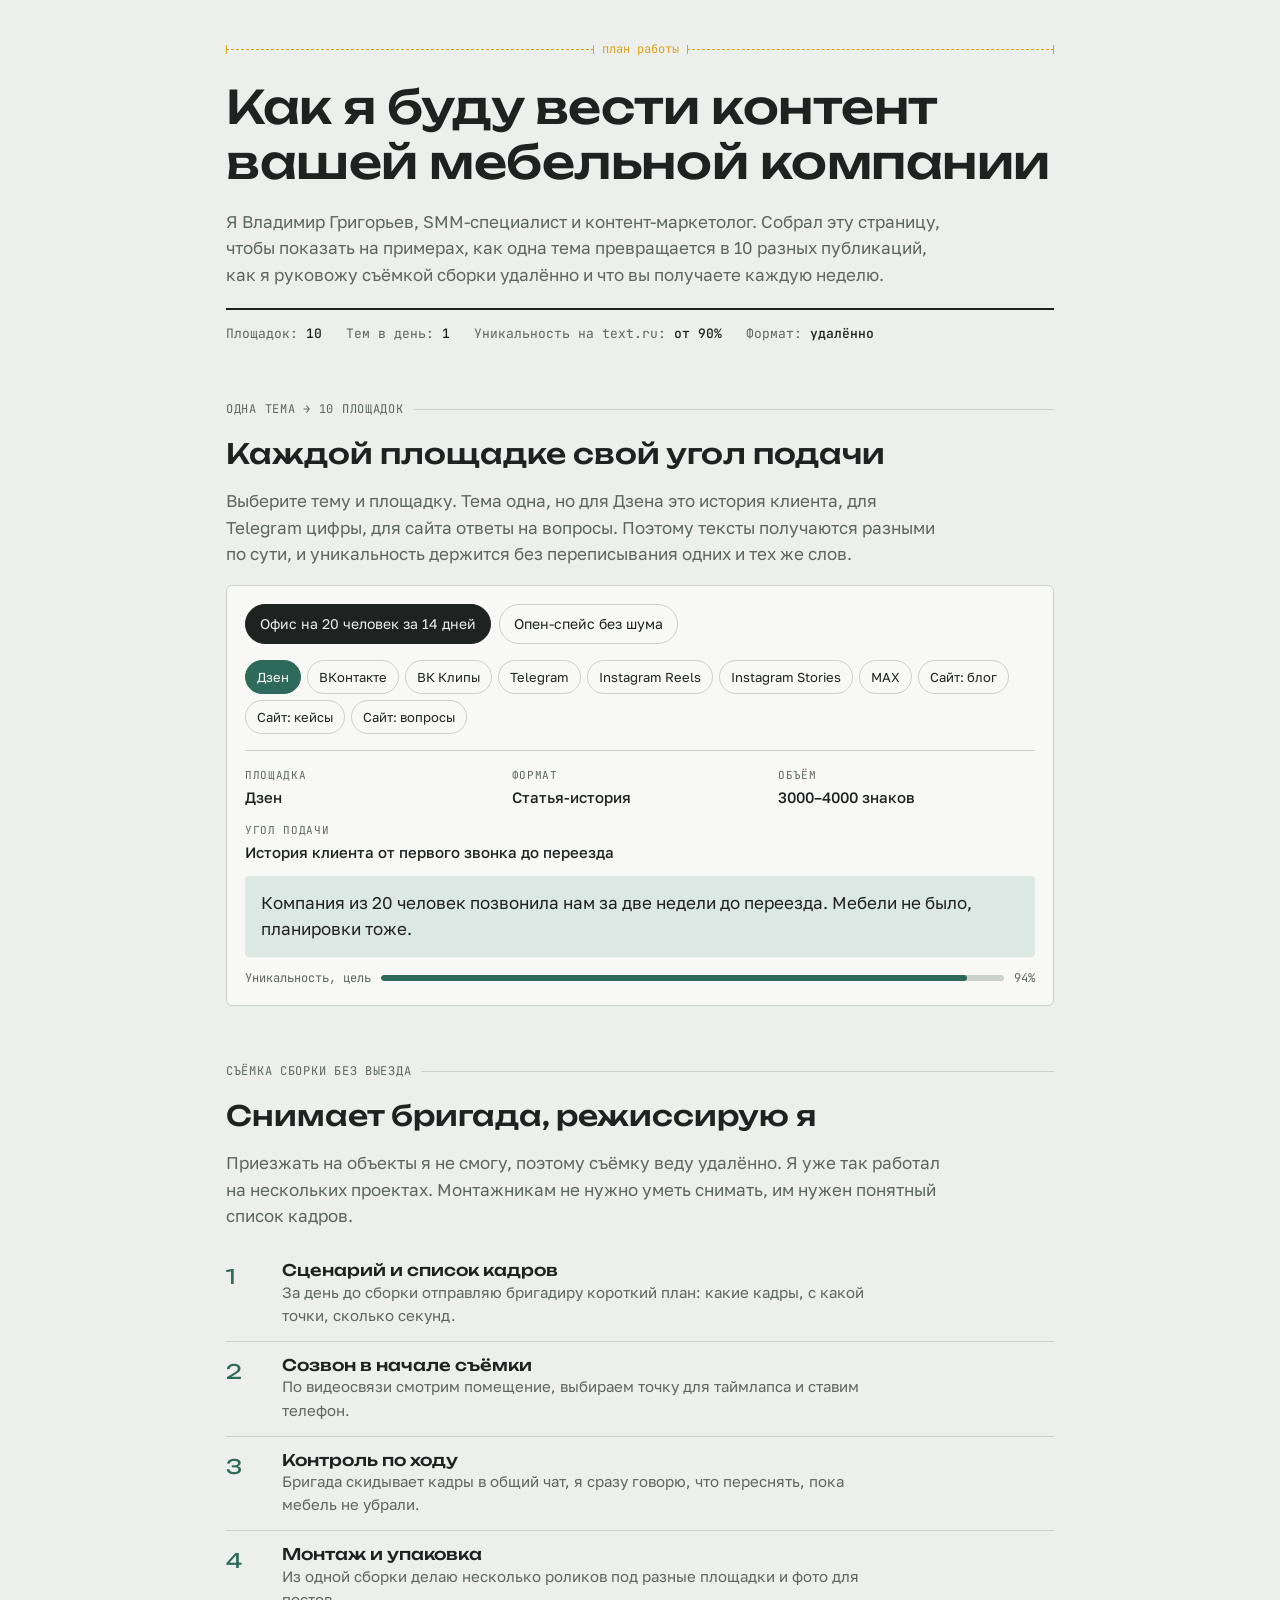
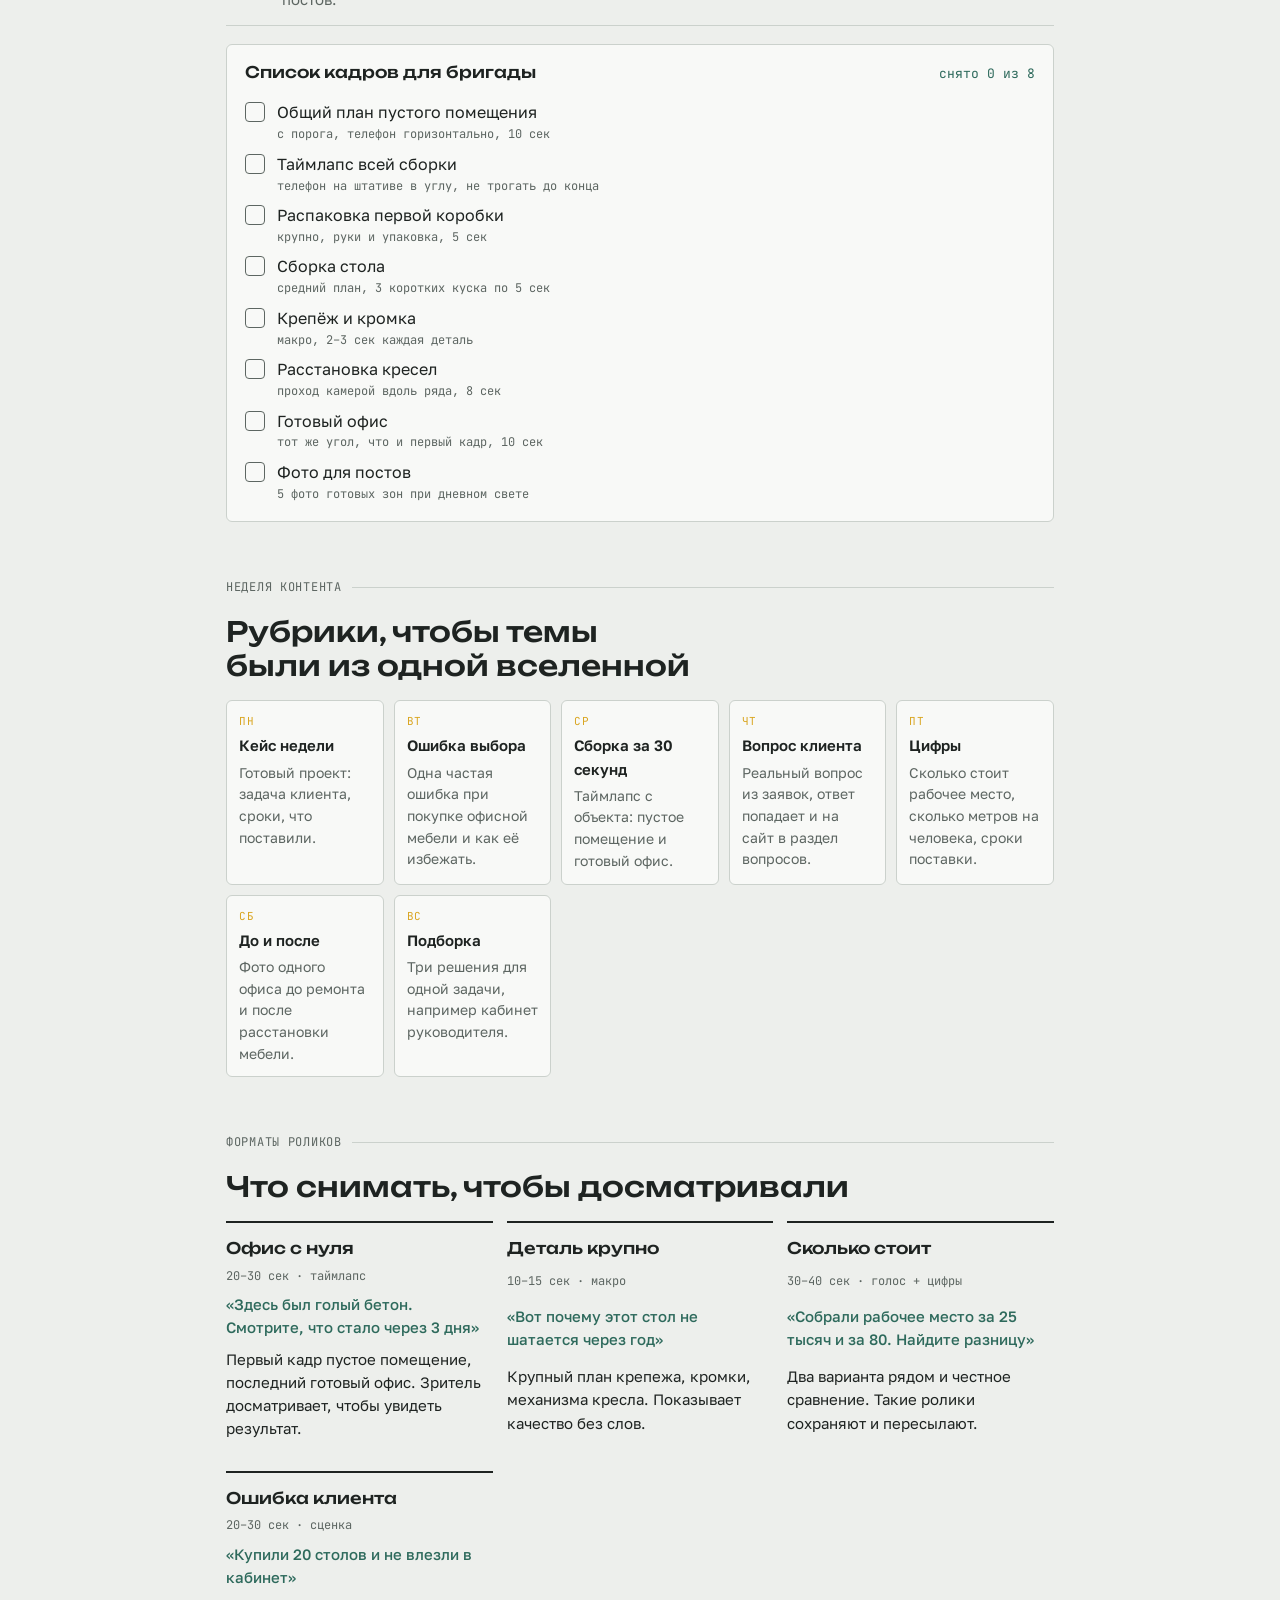
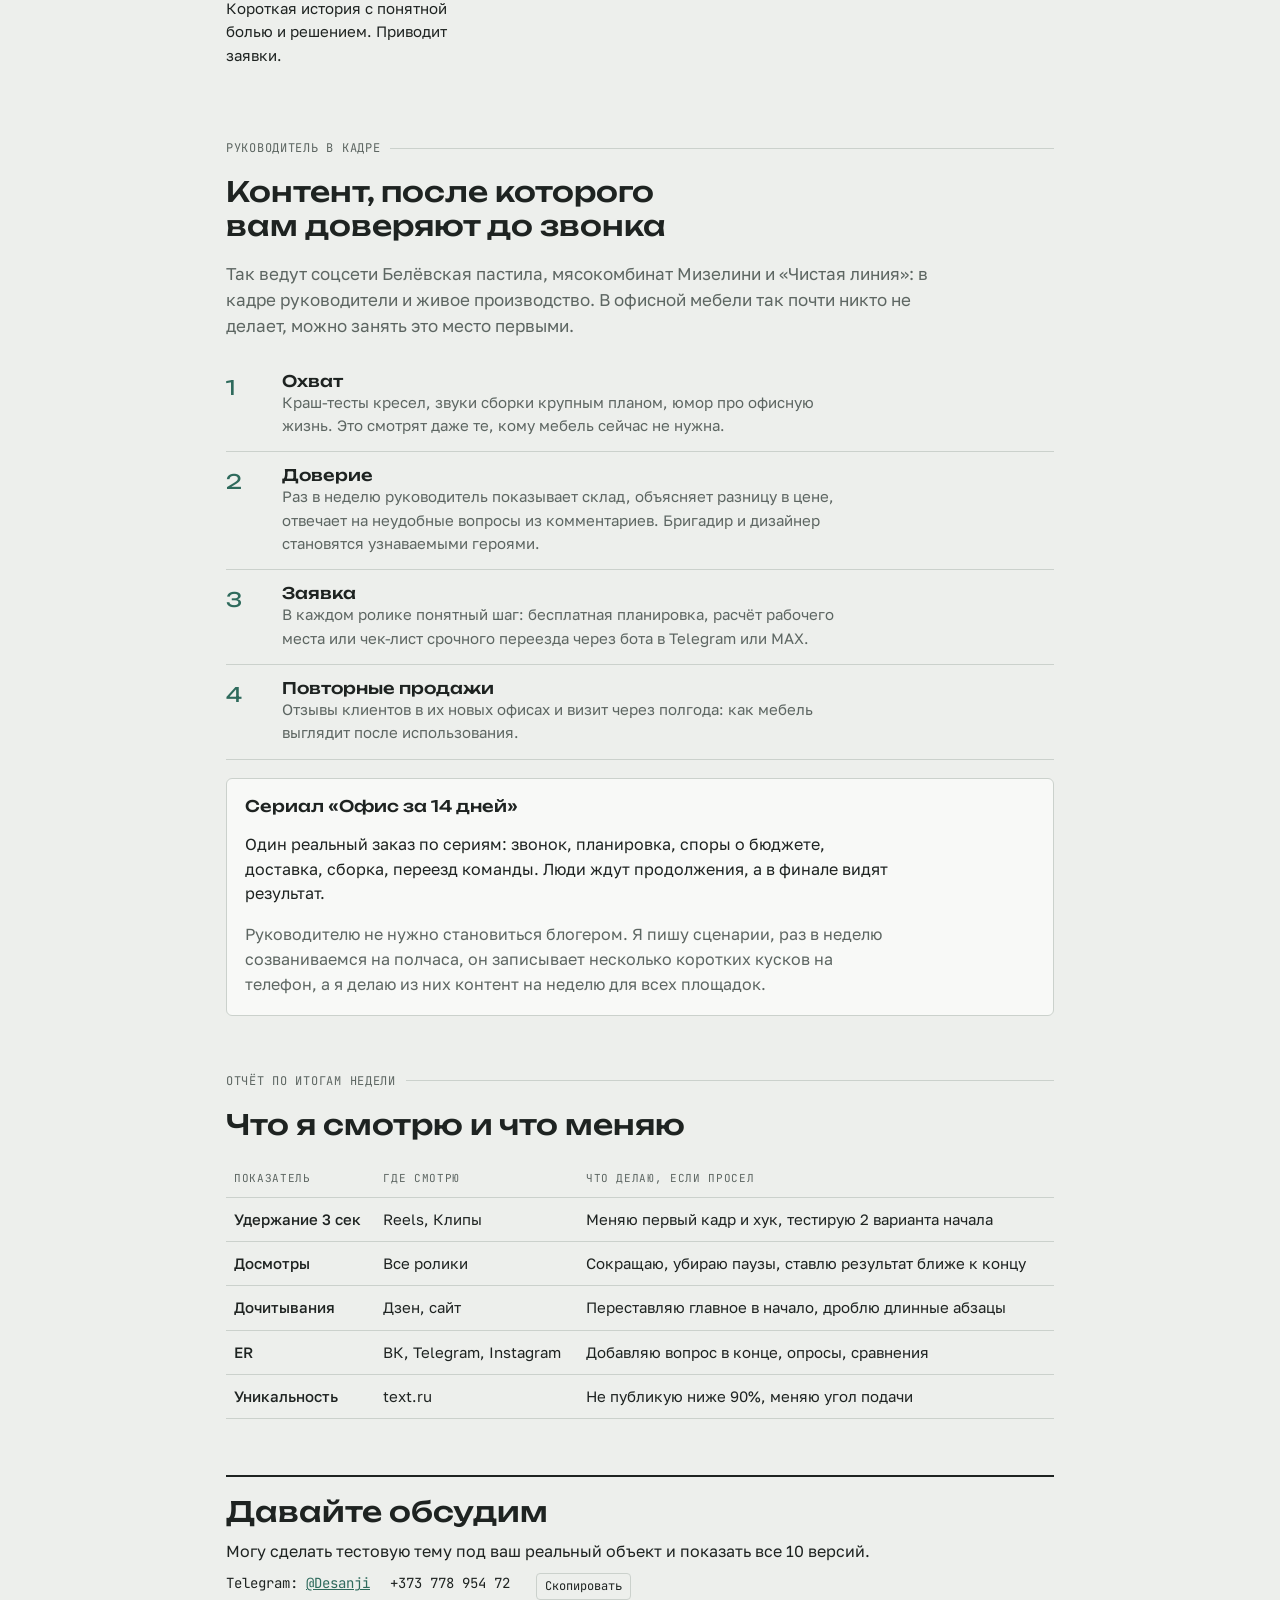
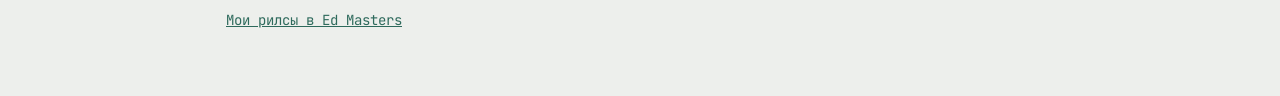
<file: office/index.html>
<!doctype html>
<html lang="ru">
<head>
<meta charset="utf-8">
<meta name="viewport" content="width=device-width, initial-scale=1, viewport-fit=cover">
<style>[hidden]{display:none!important}:root{padding-top:env(safe-area-inset-top,0px);padding-bottom:env(safe-area-inset-bottom,0px)}body{margin:0}img{max-width:100%}</style>
<title>Контент для офисной мебели</title>
<meta name="claude:viewport-fit-sides" content="cover">
<link rel="preconnect" href="https://fonts.googleapis.com">
<link rel="stylesheet" href="https://fonts.googleapis.com/css2?family=Unbounded:wght@500;700&family=Golos+Text:wght@400;500;600&family=JetBrains+Mono:wght@400;500&display=swap">
<style>
/* Layout: one column like a spec sheet; every section opens with a dimension-style label, the interactive blocks sit on plain panels */
:root{
  --bg:#EDEFEC;        /* light grey board */
  --panel:#F8F9F7;
  --ink:#1E2321;       /* graphite */
  --muted:#5D6662;
  --line:#CBD1CC;
  --felt:#2E6A5C;      /* acoustic felt green */
  --felt-soft:#DCE8E3;
  --tape:#D9A520;      /* measuring tape yellow */
  --display:"Unbounded", "Golos Text", system-ui, sans-serif;
  --body:"Golos Text", system-ui, -apple-system, "Segoe UI", sans-serif;
  --mono:"JetBrains Mono", ui-monospace, Menlo, Consolas, monospace;
}
@media (prefers-color-scheme: dark){:root:not([data-theme="light"]){
  --bg:#161A19;--panel:#1F2422;--ink:#E6EAE7;--muted:#9AA39F;--line:#333B38;
  --felt:#6FBCA7;--felt-soft:#22352F;--tape:#E9BC45;color-scheme:dark}}
:root[data-theme="dark"]{
  --bg:#161A19;--panel:#1F2422;--ink:#E6EAE7;--muted:#9AA39F;--line:#333B38;
  --felt:#6FBCA7;--felt-soft:#22352F;--tape:#E9BC45;color-scheme:dark}

*{box-sizing:border-box}
body{background:var(--bg);color:var(--ink);font-family:var(--body);font-size:16px;line-height:1.55}
.wrap{max-width:860px;margin:0 auto;padding-left:max(16px, env(safe-area-inset-left, 0px));padding-right:max(16px, env(safe-area-inset-right, 0px));padding-block:40px 64px;display:grid;gap:56px}
h1,h2,h3{font-family:var(--display);font-weight:500;line-height:1.2;text-wrap:balance;margin:0}
h1{font-size:clamp(28px,6vw,46px);letter-spacing:-.01em}
h2{font-size:clamp(21px,3.6vw,28px)}
h3{font-size:16px;font-weight:500}
p{margin:0;max-width:65ch}
.label{font-family:var(--mono);font-size:12px;letter-spacing:.06em;text-transform:uppercase;color:var(--muted);display:flex;align-items:center;gap:10px}
.label::after{content:"";flex:1;height:1px;background:var(--line)}
section{display:grid;gap:18px}
.lead{color:var(--muted);font-size:17px}

/* hero */
.hero{display:grid;gap:20px}
.plate{display:flex;flex-wrap:wrap;gap:8px 24px;font-family:var(--mono);font-size:13px;color:var(--muted);border-top:2px solid var(--ink);padding-top:14px}
.plate b{color:var(--ink);font-weight:500}
.dim{display:flex;align-items:center;gap:8px;font-family:var(--mono);font-size:12px;color:var(--tape)}
.dim i{flex:1;height:0;border-top:1px dashed var(--tape);position:relative}
.dim i::before,.dim i::after{content:"";position:absolute;top:-5px;width:1px;height:9px;background:var(--tape)}
.dim i::before{left:0}.dim i::after{right:0}

/* topic switcher */
.panel{background:var(--panel);border:1px solid var(--line);border-radius:6px;padding:18px;display:grid;gap:16px;min-width:0}
.seg{display:flex;flex-wrap:wrap;gap:8px}
.seg button,.chips button{font:inherit;cursor:pointer;border:1px solid var(--line);background:transparent;color:var(--ink);border-radius:999px;padding:8px 14px;font-size:14px}
.seg button[aria-pressed="true"]{background:var(--ink);color:var(--bg);border-color:var(--ink)}
.chips{display:flex;flex-wrap:wrap;gap:6px}
.chips button{font-size:13px;padding:6px 11px}
.chips button[aria-pressed="true"]{background:var(--felt);border-color:var(--felt);color:var(--panel)}
button:focus-visible,input:focus-visible+span{outline:2px solid var(--tape);outline-offset:2px}
.card{display:grid;gap:12px;border-top:1px solid var(--line);padding-top:16px;min-width:0}
.meta{display:grid;grid-template-columns:repeat(auto-fit,minmax(150px,1fr));gap:10px}
.meta div{display:grid;gap:2px}
.meta span{font-family:var(--mono);font-size:11px;letter-spacing:.06em;text-transform:uppercase;color:var(--muted)}
.meta b{font-weight:500;font-size:15px}
.quote{font-size:17px;background:var(--felt-soft);border-radius:4px;padding:14px 16px}
.uniq{display:flex;align-items:center;gap:10px;font-family:var(--mono);font-size:12px;color:var(--muted);flex-wrap:wrap}
.bar{flex:1;min-width:120px;height:6px;background:var(--line);border-radius:3px;overflow:hidden}
.bar i{display:block;height:100%;background:var(--felt);border-radius:3px}

/* steps */
.steps{list-style:none;margin:0;padding:0;display:grid;gap:0;counter-reset:s}
.steps li{display:grid;grid-template-columns:44px 1fr;gap:12px;padding:14px 0;border-bottom:1px solid var(--line);counter-increment:s}
.steps li::before{content:counter(s);font-family:var(--display);font-size:20px;color:var(--felt)}
.steps p{color:var(--muted);font-size:15px}
.shots{display:grid;gap:8px}
.shot{display:flex;gap:12px;align-items:flex-start;cursor:pointer}
.shot input{position:absolute;opacity:0}
.shot span.box{flex:none;width:20px;height:20px;border:1.5px solid var(--muted);border-radius:4px;margin-top:2px;display:grid;place-items:center}
.shot input:checked+span.box{background:var(--felt);border-color:var(--felt)}
.shot input:checked+span.box::after{content:"";width:6px;height:10px;border:solid var(--panel);border-width:0 2px 2px 0;transform:rotate(45deg) translate(-1px,-1px)}
.shot input:checked~span.t{color:var(--muted);text-decoration:line-through}
.shot small{font-family:var(--mono);color:var(--muted);font-size:12px;display:block}
.count{font-family:var(--mono);font-size:13px;color:var(--felt)}

/* week */
.week{display:grid;grid-template-columns:repeat(auto-fill,minmax(150px,1fr));gap:10px}
.day{border:1px solid var(--line);border-radius:6px;padding:12px;display:grid;gap:4px;align-content:start;background:var(--panel)}
.day span{font-family:var(--mono);font-size:11px;letter-spacing:.06em;text-transform:uppercase;color:var(--tape)}
.day b{font-weight:600;font-size:15px}
.day p{font-size:14px;color:var(--muted)}

/* formats */
.formats{display:grid;grid-template-columns:repeat(auto-fit,minmax(240px,1fr));gap:14px}
.fmt{display:grid;gap:8px;padding:16px 0;border-top:2px solid var(--ink)}
.fmt .len{font-family:var(--mono);font-size:12px;color:var(--muted)}
.fmt p{font-size:15px}
.fmt .hook{color:var(--felt);font-weight:500}

/* metrics */
.metrics{width:100%;border-collapse:collapse;font-size:15px}
.tbl{overflow-x:auto}
.metrics th,.metrics td{text-align:left;padding:10px 8px;border-bottom:1px solid var(--line);vertical-align:top}
.metrics th{font-family:var(--mono);font-size:11px;letter-spacing:.06em;text-transform:uppercase;color:var(--muted);font-weight:400}
.metrics td:first-child{font-weight:500;white-space:nowrap}

.contact{display:grid;gap:10px;border-top:2px solid var(--ink);padding-top:18px}
.contact .row{display:flex;flex-wrap:wrap;gap:8px 20px;font-family:var(--mono);font-size:14px}
.contact a{color:var(--felt)}
.copy{font:inherit;font-size:12px;border:1px solid var(--line);background:transparent;color:var(--ink);border-radius:4px;padding:3px 8px;cursor:pointer;margin-left:6px}
@media (prefers-reduced-motion:no-preference){.bar i{transition:width .4s ease}}
</style>
</head>
<body>
<div class="wrap">

  <header class="hero">
    <div class="dim"><i></i>план работы<i></i></div>
    <h1>Как я буду вести контент вашей мебельной компании</h1>
    <p class="lead">Я Владимир Григорьев, SMM-специалист и контент-маркетолог. Собрал эту страницу, чтобы показать на примерах, как одна тема превращается в 10 разных публикаций, как я руковожу съёмкой сборки удалённо и что вы получаете каждую неделю.</p>
    <div class="plate">
      <span>Площадок: <b>10</b></span>
      <span>Тем в день: <b>1</b></span>
      <span>Уникальность на text.ru: <b>от 90%</b></span>
      <span>Формат: <b>удалённо</b></span>
    </div>
  </header>

  <section>
    <div class="label">Одна тема → 10 площадок</div>
    <h2>Каждой площадке свой угол подачи</h2>
    <p class="lead">Выберите тему и площадку. Тема одна, но для Дзена это история клиента, для Telegram цифры, для сайта ответы на вопросы. Поэтому тексты получаются разными по сути, и уникальность держится без переписывания одних и тех же слов.</p>
    <div class="panel">
      <div class="seg" id="topics" role="group" aria-label="Тема"></div>
      <div class="chips" id="platforms" role="group" aria-label="Площадка"></div>
      <div class="card" id="card" aria-live="polite"></div>
    </div>
  </section>

  <section>
    <div class="label">Съёмка сборки без выезда</div>
    <h2>Снимает бригада, режиссирую я</h2>
    <p class="lead">Приезжать на объекты я не смогу, поэтому съёмку веду удалённо. Я уже так работал на нескольких проектах. Монтажникам не нужно уметь снимать, им нужен понятный список кадров.</p>
    <ol class="steps">
      <li><div><h3>Сценарий и список кадров</h3><p>За день до сборки отправляю бригадиру короткий план: какие кадры, с какой точки, сколько секунд.</p></div></li>
      <li><div><h3>Созвон в начале съёмки</h3><p>По видеосвязи смотрим помещение, выбираем точку для таймлапса и ставим телефон.</p></div></li>
      <li><div><h3>Контроль по ходу</h3><p>Бригада скидывает кадры в общий чат, я сразу говорю, что переснять, пока мебель не убрали.</p></div></li>
      <li><div><h3>Монтаж и упаковка</h3><p>Из одной сборки делаю несколько роликов под разные площадки и фото для постов.</p></div></li>
    </ol>
    <div class="panel">
      <div style="display:flex;justify-content:space-between;gap:12px;flex-wrap:wrap;align-items:baseline">
        <h3>Список кадров для бригады</h3><span class="count" id="shotCount"></span>
      </div>
      <div class="shots" id="shots"></div>
    </div>
  </section>

  <section>
    <div class="label">Неделя контента</div>
    <h2>Рубрики, чтобы темы были из одной вселенной</h2>
    <div class="week">
      <div class="day"><span>Пн</span><b>Кейс недели</b><p>Готовый проект: задача клиента, сроки, что поставили.</p></div>
      <div class="day"><span>Вт</span><b>Ошибка выбора</b><p>Одна частая ошибка при покупке офисной мебели и как её избежать.</p></div>
      <div class="day"><span>Ср</span><b>Сборка за 30 секунд</b><p>Таймлапс с объекта: пустое помещение и готовый офис.</p></div>
      <div class="day"><span>Чт</span><b>Вопрос клиента</b><p>Реальный вопрос из заявок, ответ попадает и на сайт в раздел вопросов.</p></div>
      <div class="day"><span>Пт</span><b>Цифры</b><p>Сколько стоит рабочее место, сколько метров на человека, сроки поставки.</p></div>
      <div class="day"><span>Сб</span><b>До и после</b><p>Фото одного офиса до ремонта и после расстановки мебели.</p></div>
      <div class="day"><span>Вс</span><b>Подборка</b><p>Три решения для одной задачи, например кабинет руководителя.</p></div>
    </div>
  </section>

  <section>
    <div class="label">Форматы роликов</div>
    <h2>Что снимать, чтобы досматривали</h2>
    <div class="formats">
      <div class="fmt"><h3>Офис с нуля</h3><span class="len">20–30 сек · таймлапс</span><p class="hook">«Здесь был голый бетон. Смотрите, что стало через 3 дня»</p><p>Первый кадр пустое помещение, последний готовый офис. Зритель досматривает, чтобы увидеть результат.</p></div>
      <div class="fmt"><h3>Деталь крупно</h3><span class="len">10–15 сек · макро</span><p class="hook">«Вот почему этот стол не шатается через год»</p><p>Крупный план крепежа, кромки, механизма кресла. Показывает качество без слов.</p></div>
      <div class="fmt"><h3>Сколько стоит</h3><span class="len">30–40 сек · голос + цифры</span><p class="hook">«Собрали рабочее место за 25 тысяч и за 80. Найдите разницу»</p><p>Два варианта рядом и честное сравнение. Такие ролики сохраняют и пересылают.</p></div>
      <div class="fmt"><h3>Ошибка клиента</h3><span class="len">20–30 сек · сценка</span><p class="hook">«Купили 20 столов и не влезли в кабинет»</p><p>Короткая история с понятной болью и решением. Приводит заявки.</p></div>
    </div>
  </section>

  <section>
    <div class="label">Руководитель в кадре</div>
    <h2>Контент, после которого вам доверяют до звонка</h2>
    <p class="lead">Так ведут соцсети Белёвская пастила, мясокомбинат Мизелини и «Чистая линия»: в кадре руководители и живое производство. В офисной мебели так почти никто не делает, можно занять это место первыми.</p>
    <ol class="steps">
      <li><div><h3>Охват</h3><p>Краш-тесты кресел, звуки сборки крупным планом, юмор про офисную жизнь. Это смотрят даже те, кому мебель сейчас не нужна.</p></div></li>
      <li><div><h3>Доверие</h3><p>Раз в неделю руководитель показывает склад, объясняет разницу в цене, отвечает на неудобные вопросы из комментариев. Бригадир и дизайнер становятся узнаваемыми героями.</p></div></li>
      <li><div><h3>Заявка</h3><p>В каждом ролике понятный шаг: бесплатная планировка, расчёт рабочего места или чек-лист срочного переезда через бота в Telegram или MAX.</p></div></li>
      <li><div><h3>Повторные продажи</h3><p>Отзывы клиентов в их новых офисах и визит через полгода: как мебель выглядит после использования.</p></div></li>
    </ol>
    <div class="panel">
      <h3>Сериал «Офис за 14 дней»</h3>
      <p>Один реальный заказ по сериям: звонок, планировка, споры о бюджете, доставка, сборка, переезд команды. Люди ждут продолжения, а в финале видят результат.</p>
      <p style="color:var(--muted)">Руководителю не нужно становиться блогером. Я пишу сценарии, раз в неделю созваниваемся на полчаса, он записывает несколько коротких кусков на телефон, а я делаю из них контент на неделю для всех площадок.</p>
    </div>
  </section>

  <section>
    <div class="label">Отчёт по итогам недели</div>
    <h2>Что я смотрю и что меняю</h2>
    <div class="tbl">
      <table class="metrics">
        <thead><tr><th>Показатель</th><th>Где смотрю</th><th>Что делаю, если просел</th></tr></thead>
        <tbody>
          <tr><td>Удержание 3 сек</td><td>Reels, Клипы</td><td>Меняю первый кадр и хук, тестирую 2 варианта начала</td></tr>
          <tr><td>Досмотры</td><td>Все ролики</td><td>Сокращаю, убираю паузы, ставлю результат ближе к концу</td></tr>
          <tr><td>Дочитывания</td><td>Дзен, сайт</td><td>Переставляю главное в начало, дроблю длинные абзацы</td></tr>
          <tr><td>ER</td><td>ВК, Telegram, Instagram</td><td>Добавляю вопрос в конце, опросы, сравнения</td></tr>
          <tr><td>Уникальность</td><td>text.ru</td><td>Не публикую ниже 90%, меняю угол подачи</td></tr>
        </tbody>
      </table>
    </div>
  </section>

  <footer class="contact">
    <h2>Давайте обсудим</h2>
    <p>Могу сделать тестовую тему под ваш реальный объект и показать все 10 версий.</p>
    <div class="row">
      <span>Telegram: <a href="https://t.me/Desanji">@Desanji</a></span>
      <span id="phone">+373 778 954 72</span><button class="copy" id="copyPhone" type="button">Скопировать</button>
    </div>
    <div class="row"><a href="https://www.instagram.com/education_masters/">Мои рилсы в Ed Masters</a></div>
  </footer>
</div>

<script>
const topics = {
  office: {
    name: "Офис на 20 человек за 14 дней",
    items: [
      ["Дзен","Статья-история","История клиента от первого звонка до переезда","Компания из 20 человек позвонила нам за две недели до переезда. Мебели не было, планировки тоже.","3000–4000 знаков",94],
      ["ВКонтакте","Пост + карусель","Фото по этапам и список, что поставили","День 1 — пустой этаж. День 14 — 20 рабочих мест, переговорка и кухня. Листайте по шагам.","800 знаков",92],
      ["ВК Клипы","Вертикальное видео","Таймлапс сборки","Здесь был голый бетон. Через 14 дней сюда пришли работать 20 человек.","25 сек",100],
      ["Telegram","Короткий пост","Цифры проекта","20 рабочих мест, 14 дней, 3 выезда бригады. Рассказываем, как уложились в срок.","600 знаков",93],
      ["Instagram Reels","Рилс","Офис до и после","Пустое помещение и готовый офис в одном ролике. Смотрите до конца.","20 сек",100],
      ["Instagram Stories","Серия сторис","Опрос и закулисье","Как думаете, сколько времени нужно, чтобы обставить офис на 20 человек?","4 экрана",100],
      ["MAX","Пост в канал","Практический совет","Если переезд через две недели, вот что стоит заказать в первую очередь.","500 знаков",91],
      ["Сайт: блог","SEO-статья","Чек-лист срочной обстановки офиса","Срочная обстановка офиса: что заказывать в первые 3 дня, чтобы успеть к переезду.","5000 знаков",95],
      ["Сайт: кейсы","Страница кейса","Задача, решение, сроки, состав заказа","Задача: обставить офис на 20 рабочих мест за 14 дней без остановки работы компании.","1500 знаков",93],
      ["Сайт: вопросы","Вопрос-ответ","Возражение «не успеете»","Можно ли обставить офис за две недели? Да, если мебель в наличии на складе и планировку утвердили в первые 2 дня.","400 знаков",96]
    ]
  },
  noise: {
    name: "Опен-спейс без шума",
    items: [
      ["Дзен","Статья-разбор","Почему в открытом офисе падает продуктивность","Через три месяца после переезда половина команды работает в наушниках. Дело редко в самом опен-спейсе.","3500 знаков",93],
      ["ВКонтакте","Пост + фото","Пять решений для тишины","Пять вещей, которые гасят шум в открытом офисе. Последняя самая недорогая.","700 знаков",92],
      ["ВК Клипы","Вертикальное видео","Звук до и после","Включите звук. Так звучал офис до перегородок. А теперь послушайте после.","15 сек",100],
      ["Telegram","Короткий пост","Цифра + вывод","Одна акустическая кабина освобождает переговорку на несколько часов в день. Считаем, сколько это экономит.","500 знаков",94],
      ["Instagram Reels","Рилс","Боль сотрудника","Когда коллега в третий раз за час говорит по громкой связи.","12 сек",100],
      ["Instagram Stories","Серия сторис","Опрос аудитории","Что вас больше всего отвлекает в офисе? Голоса, звонки или проходящие мимо люди?","3 экрана",100],
      ["MAX","Пост в канал","Совет руководителю","Прежде чем ставить перегородки, спросите команду, кому нужна тишина, а кому общение.","450 знаков",91],
      ["Сайт: блог","SEO-статья","Акустика в офисе: что работает","Акустика в открытом офисе: стеллажи, кабины и перегородки. Что выбрать под ваш бюджет.","5000 знаков",95],
      ["Сайт: каталог","Описание категории","Акустические кабины под задачи","Кабины на одного человека для звонков и на двоих для коротких встреч. Ставятся за один день.","1200 знаков",92],
      ["Сайт: вопросы","Вопрос-ответ","Возражение «это дорого»","Сколько стоит сделать опен-спейс тише? Начать можно со стеллажей-перегородок, это дешевле стен.","400 знаков",96]
    ]
  }
};
let tKey = "office", pIdx = 0;
const $ = s => document.querySelector(s);
function renderTopics(){
  $("#topics").innerHTML = Object.entries(topics).map(([k,t]) =>
    `<button type="button" data-k="${k}" aria-pressed="${k===tKey}">${t.name}</button>`).join("");
}
function renderPlatforms(){
  $("#platforms").innerHTML = topics[tKey].items.map((it,i) =>
    `<button type="button" data-i="${i}" aria-pressed="${i===pIdx}">${it[0]}</button>`).join("");
}
function renderCard(){
  const [pl,fmt,angle,line,len,u] = topics[tKey].items[pIdx];
  $("#card").innerHTML = `
    <div class="meta">
      <div><span>Площадка</span><b>${pl}</b></div>
      <div><span>Формат</span><b>${fmt}</b></div>
      <div><span>Объём</span><b>${len}</b></div>
    </div>
    <div class="meta"><div><span>Угол подачи</span><b>${angle}</b></div></div>
    <div class="quote">${line}</div>
    <div class="uniq">Уникальность, цель <div class="bar"><i style="width:${u}%"></i></div> ${u}%</div>`;
}
$("#topics").addEventListener("click", e => {
  const b = e.target.closest("button"); if(!b) return;
  tKey = b.dataset.k; pIdx = 0; renderTopics(); renderPlatforms(); renderCard();
});
$("#platforms").addEventListener("click", e => {
  const b = e.target.closest("button"); if(!b) return;
  pIdx = +b.dataset.i; renderPlatforms(); renderCard();
});
renderTopics(); renderPlatforms(); renderCard();

const shots = [
  ["Общий план пустого помещения","с порога, телефон горизонтально, 10 сек"],
  ["Таймлапс всей сборки","телефон на штативе в углу, не трогать до конца"],
  ["Распаковка первой коробки","крупно, руки и упаковка, 5 сек"],
  ["Сборка стола","средний план, 3 коротких куска по 5 сек"],
  ["Крепёж и кромка","макро, 2–3 сек каждая деталь"],
  ["Расстановка кресел","проход камерой вдоль ряда, 8 сек"],
  ["Готовый офис","тот же угол, что и первый кадр, 10 сек"],
  ["Фото для постов","5 фото готовых зон при дневном свете"]
];
let done = [];
try { done = JSON.parse(localStorage.getItem("shots") || "[]"); } catch(e) {}
function renderShots(){
  $("#shots").innerHTML = shots.map((s,i) => `
    <label class="shot" for="sh${i}">
      <input type="checkbox" id="sh${i}" data-i="${i}" ${done.includes(i)?"checked":""}>
      <span class="box"></span>
      <span class="t">${s[0]}<small>${s[1]}</small></span>
    </label>`).join("");
  $("#shotCount").textContent = `снято ${done.length} из ${shots.length}`;
}
$("#shots").addEventListener("change", e => {
  const i = +e.target.dataset.i;
  done = e.target.checked ? [...done, i] : done.filter(x => x !== i);
  try { localStorage.setItem("shots", JSON.stringify(done)); } catch(err) {}
  $("#shotCount").textContent = `снято ${done.length} из ${shots.length}`;
  e.target.closest(".shot").querySelector(".t").style.color = "";
});
renderShots();

$("#copyPhone").addEventListener("click", () => {
  const t = $("#phone").textContent, b = $("#copyPhone");
  navigator.clipboard.writeText(t).then(() => { b.textContent = "Скопировано"; })
  .catch(() => { const r = document.createRange(); r.selectNodeContents($("#phone")); const s = getSelection(); s.removeAllRanges(); s.addRange(r); b.textContent = "Выделено"; });
});
</script>

</body>
</html>
</file>
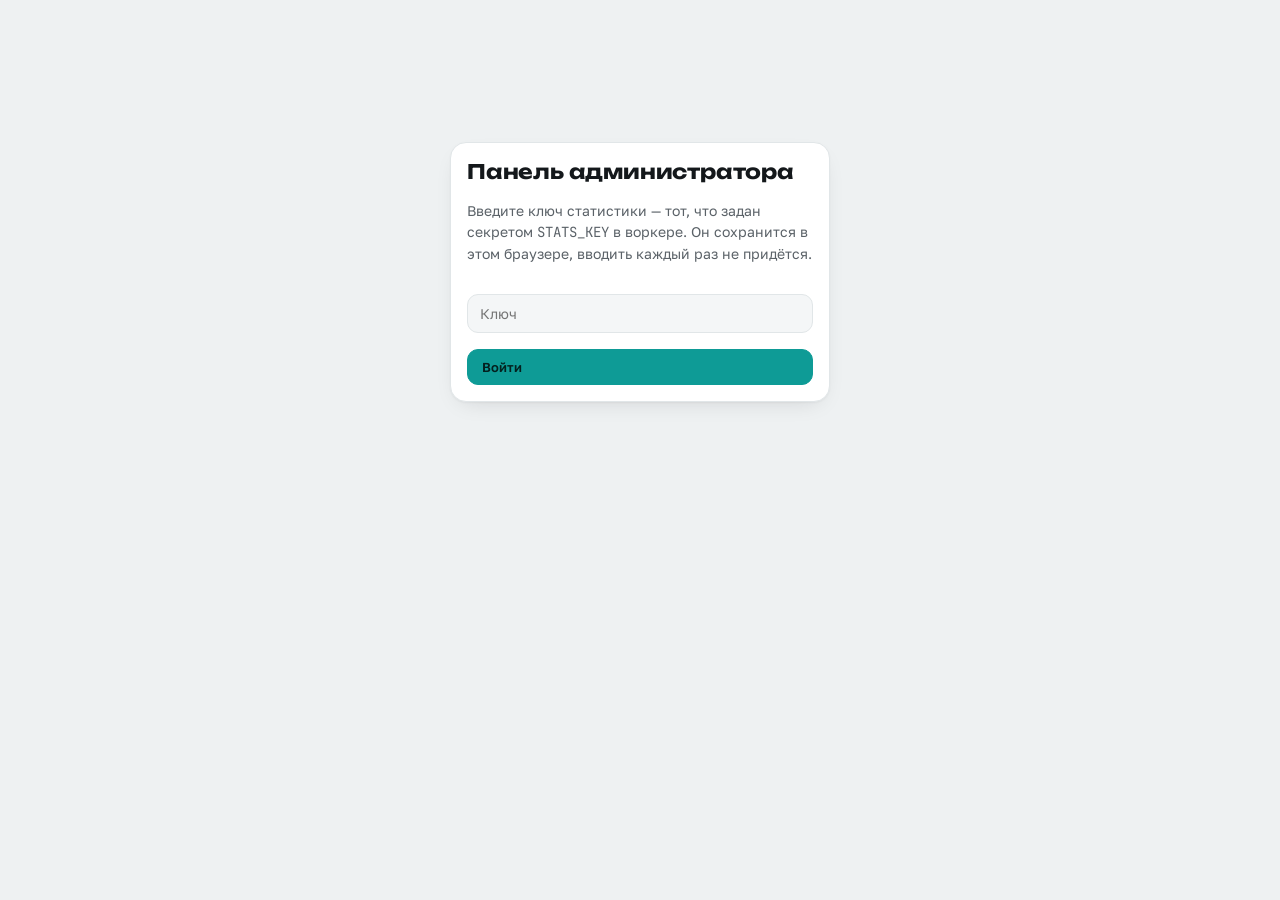
<file: admin.html>
<!doctype html>
<html lang="ru">
<head>
<meta charset="utf-8">
<meta name="viewport" content="width=device-width, initial-scale=1, viewport-fit=cover">
<meta name="robots" content="noindex, nofollow">
<title>AI Практикум — панель</title>
<link rel="preconnect" href="https://fonts.googleapis.com">
<link rel="preconnect" href="https://fonts.gstatic.com" crossorigin>
<link href="https://fonts.googleapis.com/css2?family=Unbounded:wght@600;700&family=Golos+Text:wght@400;500;600;700&family=JetBrains+Mono:wght@400;500;600&display=swap" rel="stylesheet">
<style>
  :root{
    color-scheme: light;
    --bg:#eef1f2; --surface:#ffffff; --surface-2:#f4f6f7; --border:#e1e6e8;
    --ink:#14181b; --ink-muted:#5b6268; --ink-faint:#8b9298;
    --accent:#0e9b96; --accent-strong:#0b7d79; --accent-soft:#e2f4f3; --on-accent:#04211f;
    --ok:#2f9e52; --ok-soft:#e5f5ea; --bad:#c4483a; --bad-soft:#fbe8e5;
    --warn:#b8860f; --warn-soft:#faf1dc;
    /* серии графика — проверены валидатором для этой поверхности */
    --series-1:#2a78d6; --series-2:#eb6834;
    --step-1:#1c5cab; --step-2:#2a78d6; --step-3:#5598e7; --step-4:#86b6ef;
    --grid:#e6eaec;
    --shadow: 0 1px 2px rgba(20,24,27,.04), 0 8px 24px -12px rgba(20,24,27,.18);
  }
  @media (prefers-color-scheme: dark){
    :root:not([data-theme="light"]){
      color-scheme: dark;
      --bg:#0c0e11; --surface:#181c21; --surface-2:#1f242a; --border:#2a3036;
      --ink:#edf0f2; --ink-muted:#9aa3ab; --ink-faint:#6c7580;
      --accent:#2cd1c9; --accent-strong:#3fe0d8; --accent-soft:#122a29; --on-accent:#04211f;
      --ok:#4fc373; --ok-soft:#122a1c; --bad:#e2685a; --bad-soft:#301613;
      --warn:#e0b545; --warn-soft:#2c2410;
      --series-1:#3987e5; --series-2:#d95926;
      --step-1:#9ec5f4; --step-2:#6da7ec; --step-3:#3987e5; --step-4:#256abf;
      --grid:#242a30;
      --shadow: 0 1px 2px rgba(0,0,0,.3), 0 12px 28px -14px rgba(0,0,0,.6);
    }
  }
  *{ box-sizing:border-box; }
  body{ margin:0; background:var(--bg); color:var(--ink); font-family:'Golos Text','Segoe UI',sans-serif; font-size:14px; -webkit-text-size-adjust:100%; }
  .wrap{ max-width:1080px; margin:0 auto; padding:16px 16px 64px; }
  h1,h2{ font-family:'Unbounded','Golos Text',sans-serif; letter-spacing:-.01em; margin:0; }
  h1{ font-size:20px; } h2{ font-size:15px; }
  .mono{ font-family:'JetBrains Mono',ui-monospace,monospace; }
  .muted{ color:var(--ink-muted); } .faint{ color:var(--ink-faint); }
  .card{ background:var(--surface); border:1px solid var(--border); border-radius:16px; padding:16px; box-shadow:var(--shadow); }
  .stack{ display:flex; flex-direction:column; gap:16px; }
  .btn{ appearance:none; border:1px solid var(--border); background:var(--surface-2); color:var(--ink); font-family:inherit; font-weight:600; font-size:13px; padding:9px 14px; border-radius:11px; cursor:pointer; display:inline-flex; align-items:center; gap:6px; }
  .btn.primary{ background:var(--accent); border-color:var(--accent); color:var(--on-accent); }
  .btn.sm{ padding:6px 10px; font-size:12px; border-radius:9px; }
  .btn:disabled{ opacity:.45; cursor:not-allowed; }
  .btn:focus-visible, input:focus-visible, textarea:focus-visible{ outline:2px solid var(--accent); outline-offset:2px; }
  input,textarea{ font-family:inherit; font-size:14px; background:var(--surface-2); border:1px solid var(--border); border-radius:11px; padding:10px 12px; color:var(--ink); width:100%; }
  textarea{ resize:vertical; min-height:88px; line-height:1.5; }

  .topbar{ display:flex; align-items:center; justify-content:space-between; gap:12px; flex-wrap:wrap; margin-bottom:16px; }
  .topbar .sub{ font-size:12px; color:var(--ink-faint); margin-top:3px; }

  /* ---- вход ---- */
  .gate{ max-width:380px; margin:14vh auto 0; }
  .gate p{ margin:0 0 14px; line-height:1.5; }

  /* ---- KPI ---- */
  .kpis{ display:grid; grid-template-columns:repeat(auto-fit,minmax(150px,1fr)); gap:12px; }
  .kpi{ background:var(--surface); border:1px solid var(--border); border-radius:14px; padding:13px 14px; }
  .kpi .num{ font-family:'Unbounded',sans-serif; font-size:26px; font-weight:700; line-height:1.05; }
  .kpi .lbl{ font-size:12px; color:var(--ink-muted); margin-top:5px; line-height:1.35; }
  .kpi .delta{ font-family:'JetBrains Mono',monospace; font-size:11px; margin-top:4px; }
  .kpi .delta.up{ color:var(--ok); } .kpi .delta.flat{ color:var(--ink-faint); }

  /* ---- воронка ---- */
  .funnel{ display:flex; flex-direction:column; gap:10px; }
  .fn-row{ display:grid; grid-template-columns:1fr; gap:5px; }
  .fn-head{ display:flex; align-items:baseline; justify-content:space-between; gap:10px; }
  .fn-head .nm{ font-size:13px; font-weight:600; }
  .fn-head .vl{ font-family:'JetBrains Mono',monospace; font-size:12.5px; color:var(--ink-muted); white-space:nowrap; }
  .fn-head .nm{ min-width:0; }
  .fn-track{ height:22px; background:var(--surface-2); border-radius:6px; overflow:hidden; }
  .fn-bar{ height:100%; border-radius:0 4px 4px 0; transition:width .5s cubic-bezier(.2,.8,.3,1); }

  /* ---- график ---- */
  .chart-head{ display:flex; align-items:baseline; justify-content:space-between; gap:12px; flex-wrap:wrap; margin-bottom:10px; }
  .legend{ display:flex; gap:14px; flex-wrap:wrap; }
  .legend span{ display:inline-flex; align-items:center; gap:6px; font-size:12px; color:var(--ink-muted); }
  .legend i{ width:10px; height:10px; border-radius:3px; display:inline-block; }
  .chart-scroll{ overflow-x:auto; -webkit-overflow-scrolling:touch; }
  svg.chart{ display:block; width:100%; height:auto; }
  svg.chart text{ font-family:'JetBrains Mono',monospace; font-size:10px; fill:var(--ink-faint); }
  svg.chart .grid{ stroke:var(--grid); stroke-width:1; }
  .col{ cursor:pointer; }
  .col:hover rect{ opacity:.82; }
  .tip{ position:fixed; z-index:50; background:var(--ink); color:var(--bg); font-size:12px; line-height:1.45; padding:7px 10px; border-radius:9px; pointer-events:none; opacity:0; transition:opacity .12s; white-space:nowrap; }
  .tip.show{ opacity:1; }
  .tip b{ display:block; font-size:11px; opacity:.75; font-weight:500; margin-bottom:2px; }

  /* ---- таблица ---- */
  .tbl-tools{ display:flex; gap:10px; flex-wrap:wrap; margin-bottom:12px; }
  .tbl-tools input{ flex:1; min-width:170px; }
  /* Заголовки таблицы на телефоне скрыты, поэтому сортировка переезжает сюда */
  #sortSel{ display:block; width:100%; font-family:inherit; font-size:13px; background:var(--surface-2); border:1px solid var(--border); border-radius:11px; padding:10px 12px; color:var(--ink); }
  @media (min-width:700px){ #sortSel{ display:none; } }
  table{ width:100%; border-collapse:collapse; font-size:13px; }
  th,td{ text-align:left; padding:9px 10px; border-bottom:1px solid var(--border); white-space:nowrap; }
  th{ font-size:11px; text-transform:uppercase; letter-spacing:.05em; color:var(--ink-faint); font-weight:600; cursor:pointer; user-select:none; }
  th[aria-sort="descending"]::after{ content:' ↓'; } th[aria-sort="ascending"]::after{ content:' ↑'; }
  td.num{ font-family:'JetBrains Mono',monospace; }
  tbody tr:hover{ background:var(--surface-2); }
  .tag{ font-family:'JetBrains Mono',monospace; font-size:10.5px; padding:2px 7px; border-radius:99px; }
  .tag.on{ background:var(--ok-soft); color:var(--ok); }
  .tag.off{ background:var(--bad-soft); color:var(--bad); }
  .tag.idle{ background:var(--surface-2); color:var(--ink-faint); }
  .tbl-scroll{ overflow-x:auto; -webkit-overflow-scrolling:touch; }
  th.opt, td.opt, .m-meta{ display:none; }
  td:first-child{ white-space:normal; }
  /* Узкий экран: строка таблицы превращается в карточку — имя, сводка, кнопка */
  @media (max-width:699px){
    thead{ display:none; }
    table, tbody, tr{ display:block; width:100%; }
    tr{ display:grid; grid-template-columns:1fr auto; align-items:center; gap:2px 10px; padding:11px 0; border-bottom:1px solid var(--border); }
    td{ display:block; border:0; padding:0; white-space:normal; }
    td:first-child{ grid-column:1; font-weight:600; }
    td.m-meta{ display:block; grid-column:1; font-size:11.5px; font-family:'JetBrains Mono',monospace; }
    td.m-act{ grid-column:2; grid-row:1 / span 2; }
    tbody tr:hover{ background:transparent; }
  }
  @media (min-width:700px){ th.opt, td.opt{ display:table-cell; } .m-act{ text-align:right; } }

  .note{ background:var(--warn-soft); border-left:3px solid var(--warn); border-radius:0 11px 11px 0; padding:11px 13px; font-size:12.8px; line-height:1.5; }
  .err{ background:var(--bad-soft); border:1px solid var(--bad); color:var(--bad); border-radius:11px; padding:10px 12px; font-size:13px; }
  .ok-msg{ background:var(--ok-soft); border:1px solid var(--ok); color:var(--ok); border-radius:11px; padding:10px 12px; font-size:13px; }
  [hidden]{ display:none !important; }

  @media (max-width:560px){
    h1{ font-size:18px; }
    .kpi .num{ font-size:22px; }
    .wrap{ padding:12px 12px 56px; }
  }
</style>
</head>
<body>
<div class="wrap">

  <!-- ---------- вход ---------- -->
  <section class="gate card stack" id="gate">
    <h1>Панель администратора</h1>
    <p class="muted">Введите ключ статистики — тот, что задан секретом <span class="mono">STATS_KEY</span> в воркере. Он сохранится в этом браузере, вводить каждый раз не придётся.</p>
    <input type="password" id="keyInput" placeholder="Ключ" autocomplete="current-password">
    <button class="btn primary" id="keyBtn">Войти</button>
    <div class="err" id="gateErr" hidden></div>
  </section>

  <!-- ---------- панель ---------- -->
  <main id="panel" hidden class="stack">

    <div class="topbar">
      <div>
        <h1>AI Практикум</h1>
        <div class="sub" id="updatedAt">загрузка…</div>
      </div>
      <div style="display:flex; gap:8px;">
        <button class="btn sm" id="refreshBtn">Обновить</button>
        <button class="btn sm" id="logoutBtn">Выйти</button>
      </div>
    </div>

    <div class="err" id="loadErr" hidden></div>

    <section class="kpis" id="kpis"></section>

    <section class="card stack">
      <div class="chart-head">
        <h2>Путь студента</h2>
        <span class="faint mono" style="font-size:11px;" id="funnelNote"></span>
      </div>
      <div class="funnel" id="funnel"></div>
      <p class="faint" style="font-size:11.5px; margin:0;">Первый процент — доля от всей базы, стрелка — доля от предыдущего шага.</p>
    </section>

    <section class="card">
      <div class="chart-head">
        <h2>Приходы и заходы по дням</h2>
        <div class="legend">
          <span><i style="background:var(--series-1)"></i>пришли впервые</span>
          <span><i style="background:var(--series-2)"></i>заходили</span>
        </div>
      </div>
      <div class="chart-scroll"><svg class="chart" id="daysChart" preserveAspectRatio="xMidYMid meet" role="img" aria-label="Столбчатая диаграмма: новые студенты и заходы по дням"></svg></div>
      <p class="faint" style="font-size:11.5px; margin-top:8px;">«Пришли» считается с самого начала. «Заходили» — только с 18 сентября, раньше это не записывалось. <span id="daysRange"></span></p>
    </section>

    <section class="card stack">
      <div class="chart-head"><h2>Студенты</h2><span class="faint mono" style="font-size:11px;" id="rowCount"></span></div>
      <div class="tbl-tools">
        <input type="search" id="search" placeholder="Поиск по имени или id">
        <select id="sortSel" aria-label="Порядок сортировки">
          <option value="последний_раз">Сначала кто заходил недавно</option>
          <option value="первый_раз">Сначала кто пришёл раньше</option>
          <option value="статей">Больше всего прочитано</option>
          <option value="курсов">Больше всего курсов</option>
          <option value="дней">Больше дней заходов</option>
          <option value="имя">По имени</option>
        </select>
      </div>
      <div class="tbl-scroll">
        <table>
          <thead><tr id="thead"></tr></thead>
          <tbody id="tbody"></tbody>
        </table>
      </div>
    </section>

    <section class="card stack">
      <h2>Написать студентам</h2>
      <p class="muted" style="font-size:13px;">Сообщение уходит от имени бота. Отписавшихся рассылка не трогает.</p>
      <textarea id="msgText" placeholder="Текст сообщения…"></textarea>
      <div style="display:flex; gap:8px; flex-wrap:wrap; align-items:center;">
        <input id="msgTo" style="flex:1; min-width:160px;" placeholder="id студента, или оставьте пустым для всех">
        <button class="btn" id="sendOneBtn">Отправить одному</button>
        <button class="btn primary" id="sendAllBtn">Отправить всем</button>
      </div>
      <div class="note">Рассылка уходит сразу и отменить её нельзя. Перечитайте текст перед отправкой.</div>
      <div class="ok-msg" id="sendOk" hidden></div>
      <div class="err" id="sendErr" hidden></div>
    </section>

  </main>
</div>

<div class="tip" id="tip"></div>

<script>
(function(){
  "use strict";
  var BASE = 'https://ai-praktikum-bot.zevs2018123.workers.dev';
  var KEY_STORE = 'praktikum_admin_key';
  var key = null, data = null, timer = null;

  function $(id){ return document.getElementById(id); }
  function esc(s){ return String(s == null ? '' : s).replace(/[&<>"]/g, function(c){ return ({'&':'&amp;','<':'&lt;','>':'&gt;','"':'&quot;'})[c]; }); }
  function readKey(){ try{ return localStorage.getItem(KEY_STORE); }catch(e){ return null; } }
  function writeKey(v){ try{ v ? localStorage.setItem(KEY_STORE, v) : localStorage.removeItem(KEY_STORE); }catch(e){} }

  /* ---------- загрузка ---------- */
  function load(){
    return fetch(BASE + '/stats?key=' + encodeURIComponent(key) + '&detail=1', { cache:'no-store' })
      .then(function(r){
        if(r.status === 403) throw new Error('Ключ не подошёл');
        if(!r.ok) throw new Error('Сервер ответил ' + r.status);
        return r.json();
      });
  }

  function start(){
    $('gate').hidden = true;
    $('panel').hidden = false;
    refresh();
    clearInterval(timer);
    timer = setInterval(refresh, 60000);
  }

  function refresh(){
    load().then(function(j){
      data = j;
      $('loadErr').hidden = true;
      render();
    }).catch(function(e){
      $('loadErr').textContent = e.message;
      $('loadErr').hidden = false;
    });
  }

  /* ---------- KPI ---------- */
  function renderKpis(){
    var s = data.сводка;
    var dnr = (data.по_дням || []);
    var today = dnr.length ? dnr[dnr.length - 1].пришли : 0;
    var items = [
      { n: s.всего, l: 'всего студентов', d: today ? '+' + today + ' сегодня' : 'сегодня никого' },
      { n: s.активны_24ч, l: 'активны за сутки' },
      { n: s.активны_7д, l: 'активны за неделю' },
      { n: s.открывали_приложение, l: 'открывали приложение' },
      { n: s.начали_учиться, l: 'прочли хотя бы статью' },
      { n: s.закрыли_хотя_бы_один_курс, l: 'закрыли курс' }
    ];
    $('kpis').innerHTML = items.map(function(i){
      return '<div class="kpi"><div class="num">' + i.n + '</div><div class="lbl">' + i.l + '</div>' +
        (i.d ? '<div class="delta ' + (i.d.charAt(0) === '+' ? 'up' : 'flat') + '">' + esc(i.d) + '</div>' : '') + '</div>';
    }).join('');
  }

  /* ---------- воронка ---------- */
  function renderFunnel(){
    var s = data.сводка;
    var stages = [
      { nm:'Есть в базе',          v:s.всего,                      c:'var(--step-1)' },
      { nm:'Открыли приложение',   v:s.открывали_приложение,       c:'var(--step-2)' },
      { nm:'Прочли хотя бы статью',v:s.начали_учиться,             c:'var(--step-3)' },
      { nm:'Закрыли курс',         v:s.закрыли_хотя_бы_один_курс,  c:'var(--step-4)' }
    ];
    var top = stages[0].v || 1;
    $('funnel').innerHTML = stages.map(function(st, i){
      var pct = Math.round(100 * st.v / top);
      /* Шаги считаются из разных источников и иногда не вложены друг в друга
         (прогресс есть, а открытие не записалось). Врать «110%» не будем. */
      var prev = i === 0 ? 0 : stages[i-1].v;
      var rel = prev ? Math.round(100 * st.v / prev) : 0;
      var fromPrev = (i === 0 || rel > 100) ? '' : ' · →' + rel + '%';
      return '<div class="fn-row"><div class="fn-head"><span class="nm">' + st.nm + '</span>' +
        '<span class="vl">' + st.v + ' · ' + pct + '%' + fromPrev + '</span></div>' +
        '<div class="fn-track"><div class="fn-bar" style="width:' + Math.max(pct, st.v ? 2 : 0) + '%; background:' + st.c + '"></div></div></div>';
    }).join('');
    $('funnelNote').textContent = 'от ' + top + ' человек';
  }

  /* ---------- график по дням ---------- */
  var tip = $('tip');
  function showTip(evt, html){
    tip.innerHTML = html;
    tip.classList.add('show');
    var pad = 12, r = tip.getBoundingClientRect();
    var x = Math.min(Math.max(evt.clientX - r.width / 2, pad), window.innerWidth - r.width - pad);
    var y = evt.clientY - r.height - 14;
    if(y < pad) y = evt.clientY + 18;
    tip.style.left = x + 'px'; tip.style.top = y + 'px';
  }
  function hideTip(){ tip.classList.remove('show'); }

  function renderDays(){
    /* На телефоне 14 столбиков превращаются в кашу и уезжают за край,
       поэтому на узком экране показываем последнюю неделю. */
    var all = data.по_дням || [];
    var show = window.innerWidth < 620 ? 7 : 14;
    var rows = all.slice(-show);
    if(!rows.length) return;
    var W = rows.length <= 7 ? 340 : 640, H = 220, L = 30, R = 10, T = 14, B = 34;
    var iw = W - L - R, ih = H - T - B;
    var max = Math.max(1, rows.reduce(function(m, r){ return Math.max(m, r.пришли, r.заходили); }, 0));
    /* «круглый» потолок, чтобы подписи оси были читаемыми числами */
    var step = max <= 4 ? 1 : max <= 10 ? 2 : Math.ceil(max / 5);
    var top = Math.ceil(max / step) * step;
    var band = iw / rows.length;
    var barW = Math.min(12, (band - 8) / 2);
    var gap = 2; /* разрыв поверхностью между соседними столбцами */

    var parts = [];
    for(var t = 0; t <= top; t += step){
      var y = T + ih - (t / top) * ih;
      parts.push('<line class="grid" x1="' + L + '" y1="' + y.toFixed(1) + '" x2="' + (W - R) + '" y2="' + y.toFixed(1) + '"/>');
      parts.push('<text x="' + (L - 7) + '" y="' + (y + 3.5).toFixed(1) + '" text-anchor="end">' + t + '</text>');
    }

    rows.forEach(function(r, i){
      var cx = L + band * i + band / 2;
      var d = r.дата.slice(8) + '.' + r.дата.slice(5, 7);
      /* подписываем не каждый день, иначе на мобильном они слипаются */
      if(rows.length <= 8 || i % 2 === 1 || i === rows.length - 1){
        parts.push('<text x="' + cx.toFixed(1) + '" y="' + (H - 12) + '" text-anchor="middle">' + d + '</text>');
      }
      [['пришли','var(--series-1)', -1], ['заходили','var(--series-2)', 1]].forEach(function(pair){
        var v = r[pair[0]];
        var h = (v / top) * ih;
        var x = cx + (pair[2] < 0 ? -barW - gap / 2 : gap / 2);
        var y = T + ih - h;
        var rad = Math.min(4, h / 2);
        if(v > 0){
          parts.push('<g class="col" data-d="' + r.дата + '" data-a="' + r.пришли + '" data-b="' + r.заходили + '">' +
            '<rect x="' + x.toFixed(1) + '" y="' + y.toFixed(1) + '" width="' + barW.toFixed(1) + '" height="' + h.toFixed(1) +
            '" rx="' + rad.toFixed(1) + '" fill="' + pair[1] + '"/>' +
            '<rect x="' + x.toFixed(1) + '" y="' + (y + Math.min(rad, h)).toFixed(1) + '" width="' + barW.toFixed(1) +
            '" height="' + Math.max(0, h - rad).toFixed(1) + '" fill="' + pair[1] + '"/></g>');
        }
      });
      /* прозрачная зона попадания на всю ширину дня — палец мельче столбика не бывает */
      parts.push('<rect class="col" x="' + (L + band * i).toFixed(1) + '" y="' + T + '" width="' + band.toFixed(1) + '" height="' + ih +
        '" fill="transparent" data-d="' + r.дата + '" data-a="' + r.пришли + '" data-b="' + r.заходили + '"/>');
    });

    parts.push('<line class="grid" x1="' + L + '" y1="' + (T + ih) + '" x2="' + (W - R) + '" y2="' + (T + ih) + '"/>');
    var svg = $('daysChart');
    svg.setAttribute('viewBox', '0 0 ' + W + ' ' + H);
    svg.innerHTML = parts.join('');
    svg.querySelectorAll('.col').forEach(function(g){
      function show(e){
        var p = e.touches ? e.touches[0] : e;
        showTip(p, '<b>' + g.dataset.d.split('-').reverse().join('.') + '</b>пришли: ' + g.dataset.a + '<br>заходили: ' + g.dataset.b);
      }
      g.addEventListener('mousemove', show);
      g.addEventListener('mouseleave', hideTip);
      g.addEventListener('touchstart', show, { passive:true });
      g.addEventListener('touchend', hideTip);
    });
  }

  /* ---------- таблица ---------- */
  var COLS = [
    { k:'имя',            t:'Имя',      num:false },
    { k:'первый_раз',     t:'Пришёл',   num:false, opt:true },
    { k:'последний_раз',  t:'Был',      num:false, opt:true },
    { k:'дней',           t:'Дней',     num:true, opt:true },
    { k:'открытий',       t:'Открытий', num:true, opt:true },
    { k:'статей',         t:'Статей',   num:true, opt:true },
    { k:'курсов',         t:'Курсов',   num:true, opt:true }
  ];
  var sortKey = 'последний_раз', sortDir = -1;

  function renderTable(){
    var q = ($('search').value || '').trim().toLowerCase();
    var rows = (data.записи || []).filter(function(r){
      return !q || String(r.имя || '').toLowerCase().indexOf(q) >= 0 || String(r.id).indexOf(q) >= 0;
    });
    rows.sort(function(a, b){
      var x = a[sortKey], y = b[sortKey];
      if(typeof x === 'number' || typeof y === 'number') return ((x || 0) - (y || 0)) * sortDir;
      return String(x || '').localeCompare(String(y || '')) * sortDir;
    });

    $('thead').innerHTML = COLS.map(function(c){
      var s = c.k === sortKey ? (sortDir < 0 ? 'descending' : 'ascending') : 'none';
      return '<th data-k="' + c.k + '" aria-sort="' + s + '"' + (c.opt ? ' class="opt"' : '') + '>' + c.t + '</th>';
    }).join('') + '<th class="opt">Напоминания</th><th class="m-meta"></th><th class="m-act"></th>';

    $('tbody').innerHTML = rows.map(function(r){
      var cells = COLS.map(function(c){
        var v = r[c.k];
        if(c.k === 'имя') v = (v || '—') + ' <span class="faint mono" style="font-size:10.5px;">' + r.id + '</span>';
        else if(c.k === 'первый_раз' || c.k === 'последний_раз') v = String(v).slice(5);
        var cls = [c.num ? 'num' : '', c.opt ? 'opt' : ''].filter(Boolean).join(' ');
        return '<td' + (cls ? ' class="' + cls + '"' : '') + '>' + (c.k === 'имя' ? v : esc(v)) + '</td>';
      }).join('');
      var off = r.напоминания === false;
      /* На телефоне колонки не влезают, поэтому те же цифры собираем
         в одну строку под именем, а сами колонки прячем через .opt */
      var meta = 'был ' + String(r.последний_раз).slice(5, 10).split('-').reverse().join('.') +
        ' · статей ' + r.статей + ' · курсов ' + r.курсов + (off ? ' · напоминания выкл' : '');
      return '<tr>' + cells +
        '<td class="opt"><span class="tag ' + (off ? 'off' : 'on') + '">' + (off ? 'выкл' : 'вкл') + '</span></td>' +
        '<td class="m-meta faint">' + meta + '</td>' +
        '<td class="m-act"><button class="btn sm" data-msg="' + r.id + '">Написать</button></td></tr>';
    }).join('');

    $('rowCount').textContent = rows.length + ' из ' + (data.записи || []).length;

    $('thead').querySelectorAll('th[data-k]').forEach(function(th){
      th.addEventListener('click', function(){
        if(sortKey === th.dataset.k) sortDir = -sortDir; else { sortKey = th.dataset.k; sortDir = -1; }
        $('sortSel').value = sortKey;
        renderTable();
      });
    });
    $('tbody').querySelectorAll('[data-msg]').forEach(function(b){
      b.addEventListener('click', function(){
        $('msgTo').value = b.dataset.msg;
        $('msgText').focus();
        $('msgText').scrollIntoView({ behavior:'smooth', block:'center' });
      });
    });
  }

  function render(){
    $('updatedAt').textContent = 'обновлено ' + new Date(data.обновлено).toLocaleString('ru-RU', { hour:'2-digit', minute:'2-digit', day:'2-digit', month:'2-digit' });
    renderKpis(); renderFunnel(); renderDays(); renderTable();
  }

  /* ---------- отправка ---------- */
  function send(to){
    var text = $('msgText').value.trim();
    $('sendOk').hidden = true; $('sendErr').hidden = true;
    if(!text){ $('sendErr').textContent = 'Текст пустой.'; $('sendErr').hidden = false; return; }
    var who = to === 'all' ? 'всем студентам' : 'студенту ' + to;
    if(!confirm('Отправить сообщение ' + who + '?\n\n' + text)) return;
    $('sendOneBtn').disabled = $('sendAllBtn').disabled = true;
    fetch(BASE + '/admin?key=' + encodeURIComponent(key), {
      method:'POST', headers:{ 'Content-Type':'application/json' },
      body: JSON.stringify({ action:'send', to:to, text:text })
    }).then(function(r){ return r.json(); }).then(function(j){
      if(j.error) throw new Error(j.error);
      $('sendOk').textContent = 'Отправлено: ' + j.отправлено + (j.ошибок ? ', не доставлено: ' + j.ошибок : '');
      $('sendOk').hidden = false;
      $('msgText').value = '';
    }).catch(function(e){
      $('sendErr').textContent = 'Не отправилось: ' + e.message;
      $('sendErr').hidden = false;
    }).then(function(){
      $('sendOneBtn').disabled = $('sendAllBtn').disabled = false;
    });
  }

  /* ---------- события ---------- */
  $('keyBtn').addEventListener('click', function(){
    var v = $('keyInput').value.trim();
    if(!v) return;
    key = v;
    load().then(function(j){ data = j; writeKey(v); start(); })
      .catch(function(e){ $('gateErr').textContent = e.message; $('gateErr').hidden = false; });
  });
  $('keyInput').addEventListener('keydown', function(e){ if(e.key === 'Enter') $('keyBtn').click(); });
  $('refreshBtn').addEventListener('click', refresh);
  $('logoutBtn').addEventListener('click', function(){
    writeKey(null); key = null; clearInterval(timer);
    $('panel').hidden = true; $('gate').hidden = false; $('keyInput').value = '';
  });
  $('search').addEventListener('input', function(){ if(data) renderTable(); });
  $('sortSel').addEventListener('change', function(){
    sortKey = $('sortSel').value;
    sortDir = sortKey === 'имя' ? 1 : -1; /* имена читаются по алфавиту, числа — от большего */
    if(data) renderTable();
  });
  $('sendAllBtn').addEventListener('click', function(){ send('all'); });
  $('sendOneBtn').addEventListener('click', function(){
    var id = $('msgTo').value.trim();
    if(!id){ $('sendErr').textContent = 'Укажите id студента — его видно в таблице.'; $('sendErr').hidden = false; return; }
    send(id);
  });
  var resizeTimer = null;
  window.addEventListener('resize', function(){
    hideTip();
    clearTimeout(resizeTimer);
    resizeTimer = setTimeout(function(){ if(data){ renderDays(); renderTable(); } }, 200);
  });

  var saved = readKey();
  if(saved){ key = saved; start(); }
})();
</script>
</body>
</html>
</file>
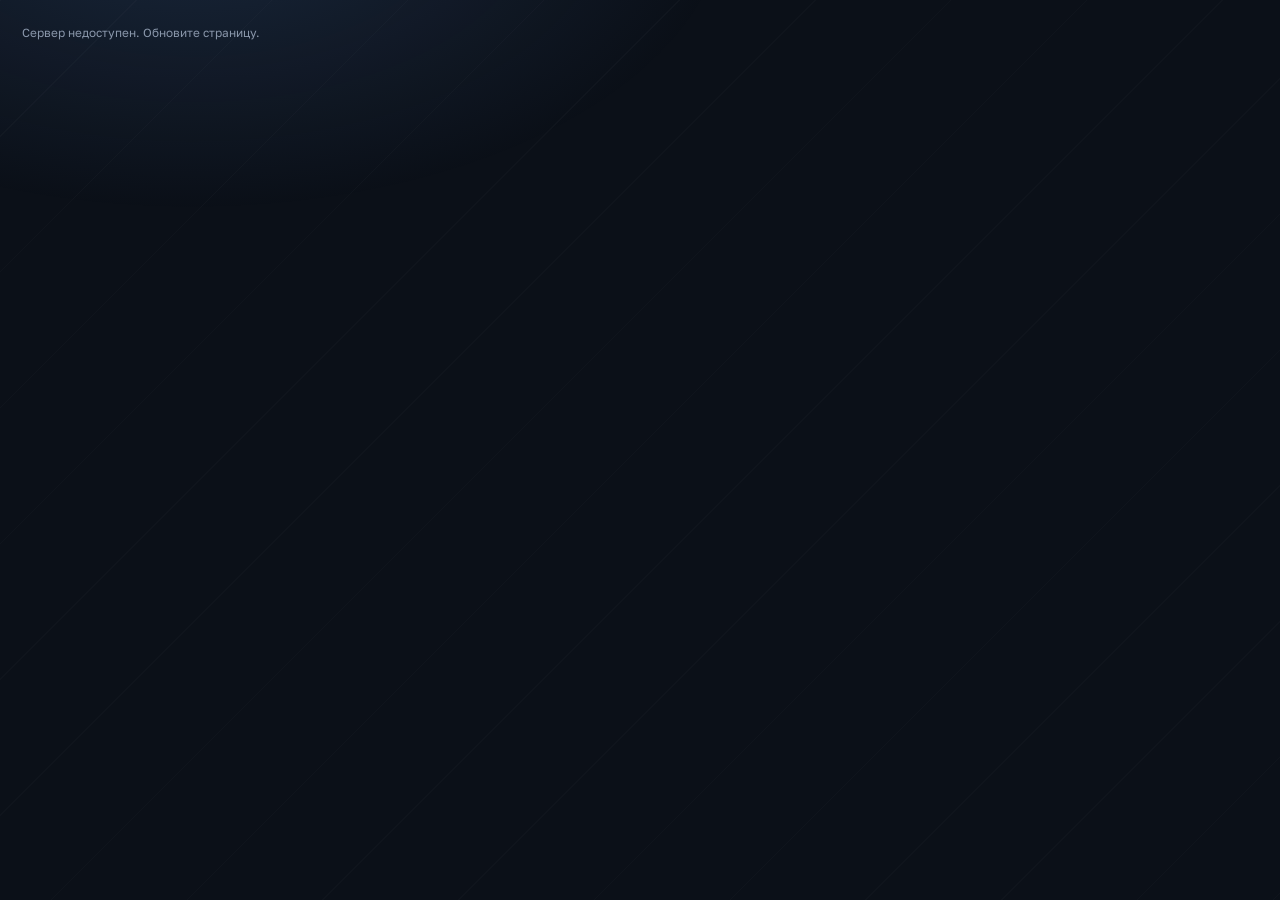
<file: jason/admin.html>
<!doctype html><html lang="ru" data-skin="slate"><head><meta charset="utf-8">
<meta name="viewport" content="width=device-width, initial-scale=1">
<meta name="robots" content="noindex">
<title>Jason · CRM</title>
<link rel="stylesheet" href="https://fonts.googleapis.com/css2?family=Golos+Text:wght@400;500;600;700;800&family=JetBrains+Mono:wght@400;600&display=swap">
<style>
[data-skin="slate"]{
  --bg:#0b1018;--panel:#141b26;--panel2:#1b2431;--line:#26303f;--tx:#e8eef6;--dim:#8a97ab;
  --accent:#5b8dd9;--accent2:#7fb0ff;--glow:rgba(91,141,217,.18);
  --s-grey:#28313f;--s-grey-t:#7d8a9c;--s-yellow:#3b3520;--s-yellow-t:#dcc47e;
  --s-red:#3b2626;--s-red-t:#e39d9d;--s-green:#22322a;--s-green-t:#92d2aa;
  --s-blue:#1e2c40;--s-blue-t:#8ab6ea;--s-violet:#2c2540;--s-violet-t:#b39ce0;
  --wm:rgba(255,255,255,.02);--head:linear-gradient(180deg,#131b28 0%,#0b1018 100%);
}
[data-skin="coal"]{
  --bg:#101110;--panel:#1a1c1a;--panel2:#232622;--line:#2e322d;--tx:#eceee9;--dim:#93998f;
  --accent:#4fa87a;--accent2:#6fc99a;--glow:rgba(79,168,122,.16);
  --s-grey:#2b2e2a;--s-grey-t:#8b9187;--s-yellow:#3a3520;--s-yellow-t:#dbc47f;
  --s-red:#3a2725;--s-red-t:#e3a09a;--s-green:#22321f;--s-green-t:#9ad39a;
  --s-blue:#1f2c34;--s-blue-t:#8cb9cc;--s-violet:#2c2738;--s-violet-t:#b6a2d8;
  --wm:rgba(255,255,255,.018);--head:linear-gradient(180deg,#191b19 0%,#101110 100%);
}
[data-skin="night"]{
  --bg:#0a0a14;--panel:#13131f;--panel2:#1a1a2b;--line:#242438;--tx:#e9e9f5;--dim:#8b8ba6;
  --accent:#7c6bf0;--accent2:#9d90ff;--glow:rgba(124,107,240,.22);
  --s-grey:#26263a;--s-grey-t:#8484a0;--s-yellow:#38321f;--s-yellow-t:#dcc57f;
  --s-red:#38222f;--s-red-t:#e59bb4;--s-green:#1e3128;--s-green-t:#8ad3ab;
  --s-blue:#1d2842;--s-blue-t:#8fb2f0;--s-violet:#2a2145;--s-violet-t:#b9a4f5;
  --wm:rgba(255,255,255,.025);--head:linear-gradient(180deg,#16162a 0%,#0a0a14 100%);
}
*{box-sizing:border-box;margin:0}
body{background:var(--bg);color:var(--tx);font:14px/1.55 "Golos Text",-apple-system,system-ui,sans-serif;padding:0 0 70px}
body::before{content:"";position:fixed;inset:0;pointer-events:none;z-index:0;
  background:radial-gradient(900px 500px at 15% -10%,var(--glow),transparent 60%),
             repeating-linear-gradient(135deg,var(--wm) 0 1px,transparent 1px 96px)}
header{position:sticky;top:0;background:var(--head);border-bottom:1px solid var(--line);padding:11px 22px;z-index:9;backdrop-filter:blur(10px);display:flex;flex-wrap:wrap;align-items:center;gap:8px 14px}
.brand{display:inline-flex;align-items:center;gap:9px;vertical-align:middle}
.logo{width:26px;height:26px;border-radius:7px;background:linear-gradient(135deg,var(--accent),var(--accent2));display:grid;place-items:center;font-weight:800;font-size:12px;color:#0b1018;box-shadow:0 0 18px var(--glow)}
.brand b{font-size:15px;font-weight:800;letter-spacing:.3px}
.brand span{color:var(--dim);font-size:10px;letter-spacing:.16em;text-transform:uppercase;display:block;margin-top:-3px}
.tabs{display:inline-flex;gap:3px;flex-wrap:wrap;vertical-align:middle}
.tab{background:transparent;border:1px solid transparent;color:var(--tx);opacity:.75;border-radius:9px;padding:6px 13px;cursor:pointer;font:600 12.5px "Golos Text",sans-serif;transition:.15s}
.tab:hover{opacity:1;background:var(--panel)}
.tab.active{background:var(--accent);color:#0b1018;opacity:1;box-shadow:0 3px 14px var(--glow)}
.right{margin-left:auto;display:flex;gap:10px;align-items:center}
.upd{color:var(--dim);font-size:11px}
.skins{display:flex;gap:4px}
.sk{width:20px;height:20px;border-radius:6px;border:1px solid var(--line);cursor:pointer}
.sk[data-s="slate"]{background:linear-gradient(135deg,#0b1018,#5b8dd9)}
.sk[data-s="coal"]{background:linear-gradient(135deg,#101110,#4fa87a)}
.sk[data-s="night"]{background:linear-gradient(135deg,#0a0a14,#7c6bf0)}
main{max-width:1280px;margin:0 auto;padding:16px 22px;position:relative;z-index:1}
body.crm-wide main{max-width:1760px}
.view{display:none}.view.active{display:block}
h2{font:800 13.5px "Golos Text";letter-spacing:.07em;text-transform:uppercase;color:var(--tx);margin:20px 0 9px;display:flex;align-items:center;gap:10px;flex-wrap:wrap}
h2 .periods{display:flex;gap:3px;text-transform:none;letter-spacing:0}
.per{background:var(--panel);border:1px solid var(--line);color:var(--dim);border-radius:7px;padding:3px 10px;font-size:11.5px;cursor:pointer}
.per.active{background:var(--panel2);color:var(--tx);border-color:var(--accent)}
.box{background:var(--panel);border:1px solid var(--line);border-radius:13px;padding:14px 16px}
table{border-collapse:collapse;width:100%}
th,td{border-bottom:1px solid var(--line);padding:7px 9px;font-size:12.5px;text-align:right}
th{color:var(--dim);font:600 10.5px "Golos Text";text-transform:uppercase;letter-spacing:.05em;text-align:right}
td:first-child,th:first-child{text-align:left}
tr.sum td{background:var(--panel2);font-weight:700}
.mono{font-family:"JetBrains Mono",monospace;font-variant-numeric:tabular-nums}
.funnel{display:grid;grid-template-columns:repeat(6,1fr);gap:7px}
@media(max-width:1100px){.funnel{grid-template-columns:repeat(3,1fr)}}
@media(max-width:620px){.funnel{grid-template-columns:repeat(2,1fr)}}
.fc{background:var(--panel);border:1px solid var(--line);border-radius:11px;padding:11px 12px;position:relative;transition:.15s}
.fc:hover{border-color:var(--accent)}
.fc .t{color:var(--dim);font-size:11px;font-weight:600}
.fc .v{font:800 24px "Golos Text";margin:3px 0 1px}
.fc .d{font-size:11px}
.fc .tip{display:none;position:absolute;left:8px;top:calc(100% + 6px);background:var(--panel2);border:1px solid var(--accent);border-radius:9px;padding:8px 11px;font-size:11.5px;color:var(--tx);width:230px;z-index:20;font-weight:400}
.fc:hover .tip{display:block}
.up{color:var(--s-green-t)}.down{color:var(--s-red-t)}
.convrow{display:grid;grid-template-columns:repeat(5,1fr);gap:7px;margin-top:8px}
@media(max-width:800px){.convrow{grid-template-columns:repeat(2,1fr)}}
.cv{background:var(--panel2);border:1px solid var(--line);border-radius:10px;padding:9px 12px}
.cv .t{color:var(--dim);font-size:11px}
.cv .v{font:700 17px "JetBrains Mono",monospace;margin-top:2px}
.mpick{background:var(--panel2);border:1px solid var(--line);border-radius:7px;padding:3px 12px;font-size:11.5px;cursor:pointer;color:var(--tx);font-weight:600}
.mnav{background:var(--panel2);border:1px solid var(--accent);color:var(--accent2);border-radius:7px;padding:2px 10px;cursor:pointer;font-size:13px;font-weight:700}
.chip{display:inline-block;min-width:30px;padding:2px 7px;border-radius:6px;font-weight:700;font-size:11.5px}
.c-grey{background:var(--s-grey);color:var(--s-grey-t)}
.c-yellow{background:var(--s-yellow);color:var(--s-yellow-t)}
.c-red{background:var(--s-red);color:var(--s-red-t)}
.c-green{background:var(--s-green);color:var(--s-green-t)}
.c-blue{background:var(--s-blue);color:var(--s-blue-t)}
.c-violet{background:var(--s-violet);color:var(--s-violet-t)}
.legend{display:flex;gap:13px;flex-wrap:wrap;color:var(--dim);font-size:11.5px;margin:7px 0 12px}
.actions{display:flex;gap:7px;margin-top:9px;align-items:center;flex-wrap:wrap}
.btn{border:1px solid transparent;border-radius:8px;padding:7px 14px;font:600 12.5px "Golos Text";cursor:pointer}
.ok-btn{background:var(--s-green);color:var(--s-green-t);border-color:#39543f}
.rw{background:var(--s-yellow);color:var(--s-yellow-t);border-color:#5a5330}
.ghost{background:var(--panel2);color:var(--dim);border-color:var(--line)}
.btn:focus-visible,.tab:focus-visible,input:focus-visible,select:focus-visible,textarea:focus-visible{outline:2px solid var(--accent2);outline-offset:1px}
textarea{width:100%;background:var(--panel2);border:1px solid var(--line);border-radius:8px;color:var(--tx);padding:9px;font:13px "Golos Text";min-height:54px}
input[type=text],input[type=number],input[type=date],input:not([type]){background:var(--panel2);border:1px solid var(--line);border-radius:8px;color:var(--tx);padding:6px 10px;font:13px "Golos Text"}
.toolbar{display:flex;gap:7px;flex-wrap:wrap;margin-bottom:8px;align-items:center}
.toolbar .search{flex:1 1 200px;min-width:160px;max-width:340px}
input.search{background:var(--panel);border:1px solid var(--line);border-radius:9px;color:var(--tx);padding:7px 12px;font:13px "Golos Text"}
select{background:var(--panel);border:1px solid var(--line);border-radius:9px;color:var(--tx);padding:7px 10px;font:12.5px "Golos Text"}
.fbtn{background:var(--panel);border:1px solid var(--line);color:var(--dim);border-radius:20px;padding:5px 12px;font-size:11.5px;cursor:pointer;white-space:nowrap;flex:0 0 auto}
.fbtn.active{background:var(--panel2);color:var(--tx);border-color:var(--accent)}
.fbtn.empty{opacity:.55}
.chiprow{display:flex;flex-wrap:wrap;gap:6px;align-items:center;width:100%}
.crm{display:grid;grid-template-columns:285px minmax(0,1fr);gap:11px;align-items:start}
@media(max-width:900px){.crm{grid-template-columns:1fr}}
.leadlist{background:var(--panel);border:1px solid var(--line);border-radius:11px;max-height:calc(100vh - 230px);overflow-y:auto}
.lead{padding:9px 12px;border-bottom:1px solid var(--line);cursor:pointer;font-size:12.5px;border-left:3px solid transparent;min-height:56px}
.lead.active{background:var(--panel2);border-left-color:var(--accent)}
.lead.wait{border-left-color:var(--s-red-t)}
.lead .nm{font-weight:700;display:flex;justify-content:space-between;gap:6px}
.lead .src{color:var(--dim);font-size:10.8px;margin-top:2px}
.lead .badge{font-size:10px;padding:1px 6px;border-radius:9px;background:var(--s-red-t);color:#fff;white-space:nowrap}
.lead .badge.cnt{background:var(--s-grey);color:var(--s-grey-t)}
.lead .task{font-size:10.5px;color:var(--s-yellow-t);margin-top:2px}
.lead .last{color:var(--dim);font-size:10.5px;margin-top:2px;overflow:hidden;text-overflow:ellipsis;white-space:nowrap}
.cardp{background:var(--panel);border:1px solid var(--line);border-radius:11px;padding:14px}
.cardp .kv{display:flex;flex-wrap:wrap;gap:6px 18px;align-items:baseline;margin:9px 0;font-size:12.5px}
.cardp .kv .k{color:var(--dim);font-size:11px;text-transform:uppercase;letter-spacing:.05em}
.kv a{color:var(--accent2);text-decoration:none}
.board{display:grid;grid-template-columns:repeat(6,minmax(150px,1fr));gap:9px;overflow-x:auto;padding-bottom:6px;align-items:start}
.bcol{background:var(--panel);border:1px solid var(--line);border-radius:11px;padding:9px;min-width:0;max-height:calc(100vh - 290px);overflow-y:auto}
.bcol h4{margin:0 0 7px;font-size:11px;text-transform:uppercase;letter-spacing:.06em;color:var(--dim);display:flex;justify-content:space-between;gap:6px}
.bcard{background:var(--panel2);border:1px solid var(--line);border-radius:8px;padding:7px 9px;margin-bottom:6px;font-size:12px;cursor:pointer;border-left:3px solid transparent}
.bcard:hover{border-color:var(--accent)}
.bcard.wait{border-left-color:var(--s-red-t)}
.bcard .bn{font-weight:700;overflow:hidden;text-overflow:ellipsis;white-space:nowrap}
.bcard .bs{color:var(--dim);font-size:10.5px;margin-top:2px}
.logrow{font-size:11.5px;color:var(--dim);padding:3px 0;border-bottom:1px solid var(--line)}
.taskbar{display:flex;gap:7px;flex-wrap:wrap;align-items:center;margin:9px 0}
.taskbar input[type=text]{flex:1;min-width:180px}
.taskbar input[type=date]{width:150px}
.chat{background:var(--panel2);border-radius:9px;padding:12px;height:min(58vh,700px);min-height:300px;overflow-y:auto;overflow-x:hidden;display:flex;flex-direction:column;gap:7px;resize:vertical}
.msg{max-width:80%;padding:7px 11px;border-radius:11px;font-size:12.3px;overflow-wrap:anywhere;word-break:break-word;white-space:pre-wrap;min-width:0}
.them{background:#232c3a;color:var(--tx);align-self:flex-start;border-bottom-left-radius:3px}
.us{background:#3a4658;color:#fff;align-self:flex-end;border-bottom-right-radius:3px}
.msg small{display:block;color:var(--dim);font-size:9.8px;margin-top:2px}
.msgacts{float:right;margin-left:8px;opacity:.55}
.msg:hover .msgacts{opacity:1}
.msgacts .ma{color:inherit;margin-left:6px;cursor:pointer;user-select:none}
.msgacts .ma:hover{color:var(--accent2)}
.msg .tick{margin-left:6px;color:var(--accent2);font-size:11px;letter-spacing:-1px}
.msg.editing{max-width:100%!important;width:100%}
.delask{margin-top:8px;padding:8px 10px;background:var(--panel);border:1px solid var(--s-red-t);border-radius:9px;font-size:12.5px;display:flex;gap:7px;align-items:center;flex-wrap:wrap}
.mode{display:inline-flex;border:1px solid var(--line);border-radius:8px;overflow:hidden}
.mode button{background:var(--panel2);border:none;color:var(--dim);padding:6px 12px;font:600 11.5px "Golos Text";cursor:pointer}
.mode button.on{background:var(--accent);color:#0b1018}
.quals{display:flex;gap:5px;flex-wrap:wrap;align-items:center;margin:9px 0 4px}
.ql{padding:4px 11px;border-radius:8px;font-size:11.5px;font-weight:600;cursor:pointer;border:1px solid currentColor;background:transparent;opacity:.6;transition:.12s}
.ql:hover{opacity:.9}
.ql.c-green{color:var(--s-green-t)}.ql.c-blue{color:var(--s-blue-t)}.ql.c-yellow{color:var(--s-yellow-t)}.ql.c-violet{color:var(--s-violet-t)}
.ql.on{opacity:1}
.ql.on.c-green{background:var(--s-green)}.ql.on.c-blue{background:var(--s-blue)}.ql.on.c-yellow{background:var(--s-yellow)}.ql.on.c-violet{background:var(--s-violet)}
.fbrow{background:var(--panel2);border:1px solid var(--line);border-radius:8px;padding:6px 10px;margin-top:5px;font-size:12px;cursor:pointer}
.fbrow .fbfull{display:none;white-space:pre-wrap;margin-top:6px;color:var(--dim)}
.fbrow.open .fbfull{display:block}
.kanban{display:grid;grid-template-columns:repeat(4,1fr);gap:9px}
@media(max-width:900px){.kanban{grid-template-columns:repeat(2,1fr)}}
.col{background:var(--panel);border:1px solid var(--line);border-radius:11px;padding:10px}
.col h4{font:700 11px "Golos Text";color:var(--dim);text-transform:uppercase;letter-spacing:.05em;margin-bottom:7px}
.col[data-c="0"]{background:linear-gradient(180deg,rgba(120,140,170,.08),transparent)}
.col[data-c="1"]{background:linear-gradient(180deg,rgba(110,170,230,.10),transparent)}
.col[data-c="2"]{background:linear-gradient(180deg,rgba(220,196,126,.10),transparent)}
.col[data-c="3"]{background:linear-gradient(180deg,rgba(146,210,170,.10),transparent)}
.task{background:var(--panel2);border-radius:8px;padding:8px 10px;font-size:12.3px;margin-bottom:6px;border-left:3px solid var(--accent)}
.task .who{color:var(--dim);font-size:10.5px;margin-top:3px}
.task.overdue{border-left:3px solid var(--s-red-t)}
.note{color:var(--dim);font-size:11.8px;margin-top:8px;max-width:82ch}
.q{background:var(--panel2);border-left:3px solid var(--s-yellow-t);border-radius:9px;padding:10px 12px;font-size:12.3px;margin-top:10px}
.utable{width:100%;table-layout:fixed}
.utable td,.utable th{vertical-align:top;text-align:left}
.utable .acc{font-size:11.5px;line-height:1.5;color:var(--dim)}
.ilink{color:var(--accent2);text-decoration:underline;font-size:11.5px}
.iconbtn{background:var(--panel2);border:1px solid var(--line);color:var(--dim);border-radius:6px;padding:2px 7px;cursor:pointer;font-size:12px;margin-left:4px}
.iconbtn:hover{color:var(--accent2);border-color:var(--accent)}
.calpop,.tmodal{position:fixed;inset:0;background:rgba(0,0,0,.5);display:none;place-items:center;z-index:50}
.calpop.open,.tmodal.open{display:grid}
.calbox{background:var(--panel);border:1px solid var(--line);border-radius:14px;padding:18px;min-width:300px}
.calbox h3{font-size:14px;margin-bottom:10px}
.calgrid{display:grid;grid-template-columns:repeat(4,1fr);gap:6px;margin:8px 0}
.calm{background:var(--panel2);border:1px solid var(--line);border-radius:8px;padding:7px 4px;text-align:center;cursor:pointer;font-size:12px}
.calm:hover{border-color:var(--accent);color:var(--accent2)}
.calyr{display:flex;justify-content:center;gap:14px;align-items:center;margin-bottom:6px}
.calcustom{display:flex;gap:6px;align-items:center;margin-top:10px;flex-wrap:wrap;font-size:12px}
.tbox{background:var(--panel);border:1px solid var(--line);border-radius:14px;padding:18px;width:min(480px,92vw)}
.tbox input,.tbox textarea{width:100%;background:var(--panel2);border:1px solid var(--line);border-radius:8px;color:var(--tx);padding:7px 10px;font-size:13px;margin:4px 0}
.tbox label{color:var(--dim);font-size:11px;text-transform:uppercase;letter-spacing:.05em}
.asknear{position:absolute;z-index:60;display:flex;align-items:center;gap:8px;background:var(--panel);border:1px solid var(--accent2);border-radius:10px;padding:8px 11px;font-size:12.5px;color:var(--tx);box-shadow:0 8px 26px rgba(0,0,0,.45)}
.asknear .btn{padding:4px 12px;font-size:12px}
.askinput{flex-wrap:wrap;max-width:340px}
.askinput label{width:100%;color:var(--dim);font-size:10.5px;text-transform:uppercase;letter-spacing:.05em}
.askinput input{width:100%;margin:3px 0 5px}
#toast{position:fixed;left:50%;bottom:26px;transform:translateX(-50%) translateY(20px);background:var(--panel);border:1px solid var(--accent);border-radius:10px;padding:11px 18px;font-size:13px;color:var(--tx);opacity:0;pointer-events:none;transition:.2s;z-index:60;max-width:80vw}
#toast.show{opacity:1;transform:translateX(-50%) translateY(0)}
.dot-on{display:inline-block;width:7px;height:7px;border-radius:50%;background:var(--s-green-t);margin-left:4px;vertical-align:1px}
.health{position:sticky;top:0;z-index:99;background:#5b1f1f;color:#ffe9c7;padding:8px 14px;font-size:13px}
@media(max-width:780px){
  header{padding:9px 13px;gap:7px 10px}
  .tabs{flex-wrap:nowrap;overflow-x:auto;scrollbar-width:none;max-width:100%;order:3;width:100%;padding-bottom:2px}
  .tabs::-webkit-scrollbar{display:none}
  .tab{flex:0 0 auto;padding:6px 11px;font-size:12px}
  .right{margin-left:auto;order:2}.skins{display:none}
  .box{padding:11px}main{padding:12px 13px}
  .convrow{grid-template-columns:1fr !important}
  .kanban{grid-template-columns:1fr !important}
  .chiprow{flex-wrap:nowrap;overflow-x:auto;scrollbar-width:none;padding-bottom:2px}
}
/* --- Jason CRM additions --- */
.funnel{grid-template-columns:repeat(4,1fr)}@media(max-width:620px){.funnel{grid-template-columns:repeat(2,1fr)}}
header[hidden]{display:none}
.hint{color:var(--dim);font-size:11.5px;font-weight:400;text-transform:none;letter-spacing:0}
.between{display:flex;justify-content:space-between;align-items:center;gap:10px;flex-wrap:wrap}
.who{color:var(--dim);font-size:12px}
.sect{border-top:1px solid var(--line);margin-top:12px;padding-top:10px}
.sect .st,summary.st{font:700 10.5px "Golos Text";color:var(--dim);text-transform:uppercase;letter-spacing:.06em;margin-bottom:6px;cursor:default}
summary.st{cursor:pointer}
.chat{height:min(40vh,420px);min-height:180px}
.cb{display:inline-flex;align-items:center;gap:5px;font-size:12px;color:var(--tx);margin-right:8px;cursor:pointer}
tr.click{cursor:pointer}tr.click:hover td{background:var(--panel2)}
.bar{height:7px;border-radius:9px;background:var(--accent)}
.fc .d{display:block;color:var(--dim)}
.fc .d.up{color:var(--s-green-t)}.fc .d.down{color:var(--s-red-t)}
body.auth{display:grid;place-items:center;min-height:100vh;padding:0}
body.auth main{max-width:none;padding:16px}
.authbox{background:var(--panel);border:1px solid var(--line);border-radius:14px;padding:26px;width:min(360px,92vw);display:flex;flex-direction:column;gap:11px}
.authbox h1{font-size:18px;margin:6px 0 0}.authbox p{color:var(--dim);font-size:13px;margin:0 0 4px}
.authbox input{background:var(--panel2);border:1px solid var(--line);border-radius:9px;color:var(--tx);padding:10px 12px;font-size:14px}
.authbox .btn{padding:11px}.authbox .err{color:var(--s-red-t);font-size:13px;min-height:1em}
#tboxContent select,#tboxContent textarea{margin:4px 0 8px}
</style></head><body>
<header id="hdr" hidden>
  <span class="brand"><span class="logo">J</span><span><b>Jason · CRM</b><span>воронка · CRM · команда</span></span></span>
  <nav class="tabs" id="tabs"></nav>
  <span class="right">
    <span class="skins" title="варианты дизайна">
      <span class="sk" data-s="slate" onclick="skin('slate')"></span>
      <span class="sk" data-s="coal" onclick="skin('coal')"></span>
      <span class="sk" data-s="night" onclick="skin('night')"></span>
    </span>
    <span class="upd" id="upd"></span>
    <span class="who" id="who"></span>
    <button class="btn ghost" onclick="logout()">Выйти</button>
  </span>
</header>
<main id="main"><p class="note">Загрузка…</p></main>
<div class="tmodal" id="tmodal"><div class="tbox" id="tboxContent"></div></div>
<div id="toast"></div>
<script src="data0.js"></script>
<script src="data1.js"></script>
<script src="data2.js"></script>
<script src="data3.js"></script>
<script src="admin.js?v=202610091"></script>
</body></html>
</file>
